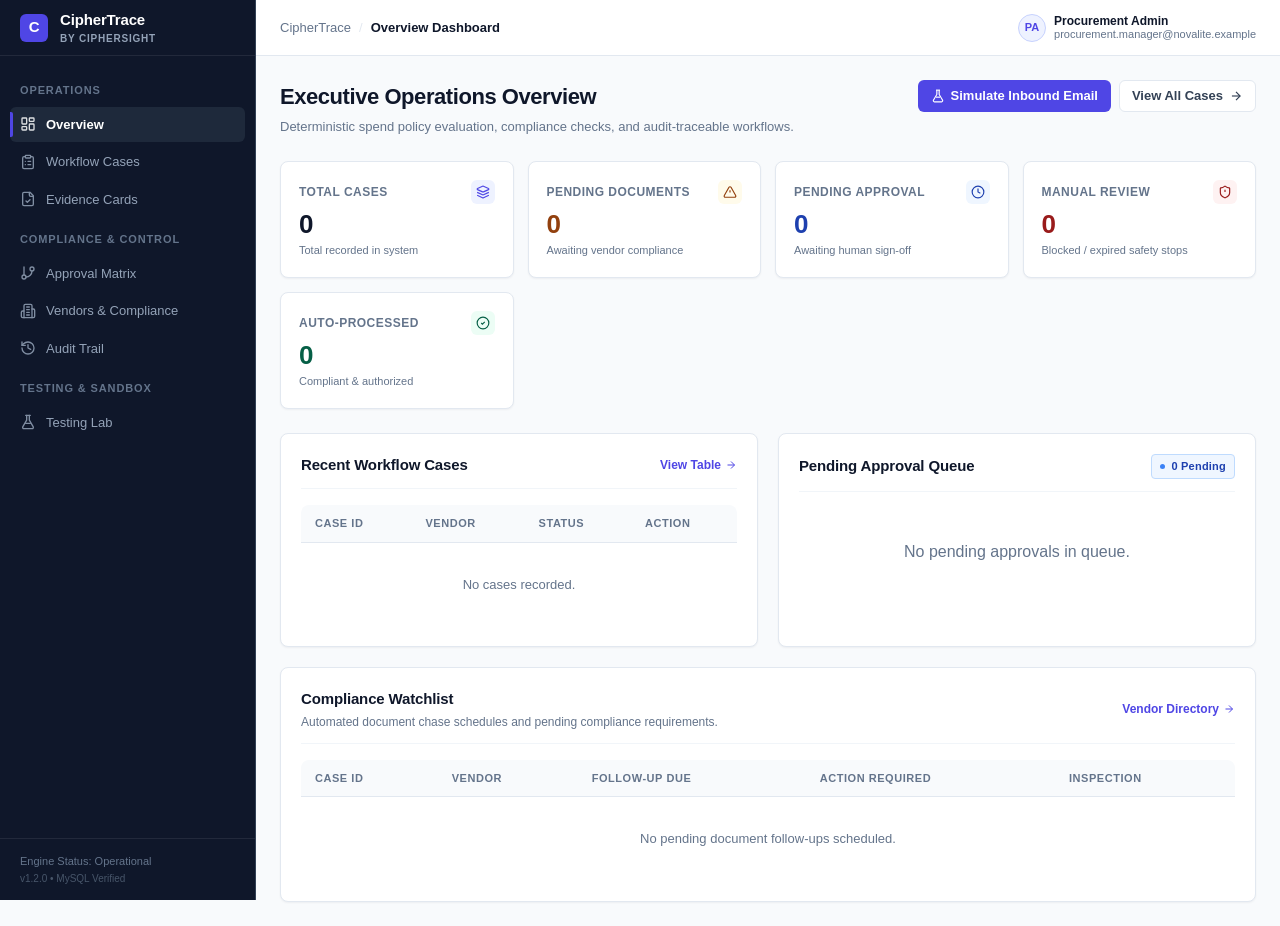
<file: index.html>
<!DOCTYPE html>
<html lang="en">
<head>
  <meta charset="UTF-8">
  <meta name="viewport" content="width=device-width, initial-scale=1.0">
  <title>CipherTrace - Overview Dashboard</title>
  <link rel="stylesheet" href="css/style.css">
</head>
<body>
  <div class="app-container">
    <!-- Enterprise Sidebar -->
    <aside class="app-sidebar" id="app-sidebar">
      <div class="sidebar-header">
        <div class="brand-wrapper">
          <div class="brand-logo-icon">C</div>
          <div class="brand-info">
            <span class="brand-title">CipherTrace</span>
            <span class="brand-subtitle">by CipherSight</span>
          </div>
        </div>
      </div>

      <nav class="sidebar-nav">
        <span class="nav-section-label">Operations</span>
        <a href="index.html" class="active" aria-current="page">
          <svg class="nav-svg" viewBox="0 0 24 24" fill="none" stroke="currentColor" stroke-width="2" stroke-linecap="round" stroke-linejoin="round"><rect width="7" height="9" x="3" y="3" rx="1"/><rect width="7" height="5" x="14" y="3" rx="1"/><rect width="7" height="9" x="14" y="12" rx="1"/><rect width="7" height="5" x="3" y="16" rx="1"/></svg>
          <span>Overview</span>
        </a>
        <a href="cases.html">
          <svg class="nav-svg" viewBox="0 0 24 24" fill="none" stroke="currentColor" stroke-width="2" stroke-linecap="round" stroke-linejoin="round"><rect width="8" height="4" x="8" y="2" rx="1" ry="1"/><path d="M16 4h2a2 2 0 0 1 2 2v14a2 2 0 0 1-2 2H6a2 2 0 0 1-2-2V6a2 2 0 0 1 2-2h2"/><path d="M12 11h4"/><path d="M12 16h4"/><path d="M8 11h.01"/><path d="M8 16h.01"/></svg>
          <span>Workflow Cases</span>
        </a>
        <a href="evidence.html">
          <svg class="nav-svg" viewBox="0 0 24 24" fill="none" stroke="currentColor" stroke-width="2" stroke-linecap="round" stroke-linejoin="round"><path d="M15 2H6a2 2 0 0 0-2 2v16a2 2 0 0 0 2 2h12a2 2 0 0 0 2-2V7Z"/><path d="M14 2v4a2 2 0 0 0 2 2h4"/><path d="m9 15 2 2 4-4"/></svg>
          <span>Evidence Cards</span>
        </a>

        <span class="nav-section-label">Compliance & Control</span>
        <a href="settings.html">
          <svg class="nav-svg" viewBox="0 0 24 24" fill="none" stroke="currentColor" stroke-width="2" stroke-linecap="round" stroke-linejoin="round"><line x1="6" x2="6" y1="3" y2="15"/><circle cx="18" cy="6" r="3"/><circle cx="6" cy="18" r="3"/><path d="M18 9a9 9 0 0 1-9 9"/></svg>
          <span>Approval Matrix</span>
        </a>
        <a href="vendors.html">
          <svg class="nav-svg" viewBox="0 0 24 24" fill="none" stroke="currentColor" stroke-width="2" stroke-linecap="round" stroke-linejoin="round"><path d="M6 22V4a2 2 0 0 1 2-2h8a2 2 0 0 1 2 2v18Z"/><path d="M6 12H4a2 2 0 0 0-2 2v6a2 2 0 0 0 2 2h2"/><path d="M18 9h2a2 2 0 0 1 2 2v9a2 2 0 0 1-2 2h-2"/><path d="M10 6h4"/><path d="M10 10h4"/><path d="M10 14h4"/><path d="M10 18h4"/></svg>
          <span>Vendors & Compliance</span>
        </a>
        <a href="audit.html">
          <svg class="nav-svg" viewBox="0 0 24 24" fill="none" stroke="currentColor" stroke-width="2" stroke-linecap="round" stroke-linejoin="round"><path d="M3 12a9 9 0 1 0 9-9 9.75 9.75 0 0 0-6.74 2.74L3 8"/><path d="M3 3v5h5"/><path d="M12 7v5l4 2"/></svg>
          <span>Audit Trail</span>
        </a>

        <span class="nav-section-label">Testing & Sandbox</span>
        <a href="test.html">
          <svg class="nav-svg" viewBox="0 0 24 24" fill="none" stroke="currentColor" stroke-width="2" stroke-linecap="round" stroke-linejoin="round"><path d="M10 2v7.31L4.1 19.34A2 2 0 0 0 5.76 22h12.48a2 2 0 0 0 1.66-2.66L14 9.31V2"/><line x1="8.5" x2="15.5" y1="2" y2="2"/><line x1="8.5" x2="15.5" y1="14" y2="14"/></svg>
          <span>Testing Lab</span>
        </a>
      </nav>

      <div class="sidebar-footer">
        <div>Engine Status: Operational</div>
        <div style="font-size: 0.625rem; color: #475569;">v1.2.0 • MySQL Verified</div>
      </div>
    </aside>

    <!-- Main Content Wrapper -->
    <div class="app-main-wrapper">
      <header class="app-topbar">
        <div class="topbar-left">
          <button class="mobile-menu-toggle" id="menu-toggle" aria-label="Toggle Navigation">
            <svg width="18" height="18" viewBox="0 0 24 24" fill="none" stroke="currentColor" stroke-width="2" stroke-linecap="round" stroke-linejoin="round"><line x1="4" x2="20" y1="12" y2="12"/><line x1="4" x2="20" y1="6" y2="6"/><line x1="4" x2="20" y1="18" y2="18"/></svg>
          </button>
          <div class="topbar-breadcrumbs">
            <span>CipherTrace</span>
            <span class="separator">/</span>
            <span class="current">Overview Dashboard</span>
          </div>
        </div>

        <div class="topbar-right">
          <div class="user-profile-badge">
            <div class="user-avatar">PA</div>
            <div class="user-details">
              <span class="user-name">Procurement Admin</span>
              <span class="user-role">procurement.manager@novalite.example</span>
            </div>
          </div>
        </div>
      </header>

      <main class="page-content">
        <div class="page-header" style="display: flex; justify-content: space-between; align-items: flex-start; flex-wrap: wrap; gap: 1rem;">
          <div>
            <h1 class="page-title">Executive Operations Overview</h1>
            <p class="page-subtitle">Deterministic spend policy evaluation, compliance checks, and audit-traceable workflows.</p>
          </div>
          <div style="display: flex; gap: 0.5rem;">
            <a href="test.html" class="btn btn-primary">
              <svg width="14" height="14" viewBox="0 0 24 24" fill="none" stroke="currentColor" stroke-width="2"><path d="M10 2v7.31L4.1 19.34A2 2 0 0 0 5.76 22h12.48a2 2 0 0 0 1.66-2.66L14 9.31V2"/><line x1="8.5" x2="15.5" y1="2" y2="2"/><line x1="8.5" x2="15.5" y1="14" y2="14"/></svg>
              <span>Simulate Inbound Email</span>
            </a>
            <a href="cases.html" class="btn btn-secondary">
              <span>View All Cases</span>
              <svg width="14" height="14" viewBox="0 0 24 24" fill="none" stroke="currentColor" stroke-width="2"><path d="M5 12h14"/><path d="m12 5 7 7-7 7"/></svg>
            </a>
          </div>
        </div>

        <!-- 5 Stat Cards (Linear Style, Lucide SVG) -->
        <div class="stat-cards-grid">
          <div class="stat-card variant-total">
            <div class="stat-card-header">
              <span class="stat-card-label">Total Cases</span>
              <span class="stat-card-badge">
                <svg viewBox="0 0 24 24" fill="none" stroke="currentColor" stroke-width="2"><path d="m12.83 2.18a2 2 0 0 0-1.66 0L2.6 6.08a1 1 0 0 0 0 1.83l8.58 3.9a2 2 0 0 0 1.66 0l8.58-3.9a1 1 0 0 0 0-1.83Z"/><path d="m22 17.65-9.17 4.16a2 2 0 0 1-1.66 0L2 17.65"/><path d="m22 12.65-9.17 4.16a2 2 0 0 1-1.66 0L2 12.65"/></svg>
              </span>
            </div>
            <div class="stat-card-value" id="stat-total">0</div>
            <div class="stat-card-subtext">Total recorded in system</div>
          </div>

          <div class="stat-card variant-warning">
            <div class="stat-card-header">
              <span class="stat-card-label">Pending Documents</span>
              <span class="stat-card-badge">
                <svg viewBox="0 0 24 24" fill="none" stroke="currentColor" stroke-width="2"><path d="m21.73 18-8-14a2 2 0 0 0-3.48 0l-8 14A2 2 0 0 0 4 21h16a2 2 0 0 0 1.73-3Z"/><line x1="12" x2="12" y1="9" y2="13"/><line x1="12" x2="12.01" y1="17" y2="17"/></svg>
              </span>
            </div>
            <div class="stat-card-value" id="stat-pending-docs" style="color: var(--warning-text);">0</div>
            <div class="stat-card-subtext">Awaiting vendor compliance</div>
          </div>

          <div class="stat-card variant-info">
            <div class="stat-card-header">
              <span class="stat-card-label">Pending Approval</span>
              <span class="stat-card-badge">
                <svg viewBox="0 0 24 24" fill="none" stroke="currentColor" stroke-width="2"><circle cx="12" cy="12" r="10"/><polyline points="12 6 12 12 16 14"/></svg>
              </span>
            </div>
            <div class="stat-card-value" id="stat-pending-approval" style="color: var(--info-text);">0</div>
            <div class="stat-card-subtext">Awaiting human sign-off</div>
          </div>

          <div class="stat-card variant-danger">
            <div class="stat-card-header">
              <span class="stat-card-label">Manual Review</span>
              <span class="stat-card-badge">
                <svg viewBox="0 0 24 24" fill="none" stroke="currentColor" stroke-width="2"><path d="M20 13c0 5-3.5 7.5-7.66 8.95a1 1 0 0 1-.67-.01C7.5 20.5 4 18 4 13V6a1 1 0 0 1 1-1c2 0 4.5-1.2 6.24-2.72a1.17 1.17 0 0 1 1.52 0C14.51 3.81 17 5 19 5a1 1 0 0 1 1 1z"/><line x1="12" x2="12" y1="8" y2="12"/><line x1="12" x2="12.01" y1="16" y2="16"/></svg>
              </span>
            </div>
            <div class="stat-card-value" id="stat-manual-review" style="color: var(--danger-text);">0</div>
            <div class="stat-card-subtext">Blocked / expired safety stops</div>
          </div>

          <div class="stat-card variant-success">
            <div class="stat-card-header">
              <span class="stat-card-label">Auto-Processed</span>
              <span class="stat-card-badge">
                <svg viewBox="0 0 24 24" fill="none" stroke="currentColor" stroke-width="2"><circle cx="12" cy="12" r="10"/><path d="m9 12 2 2 4-4"/></svg>
              </span>
            </div>
            <div class="stat-card-value" id="stat-auto-processed" style="color: var(--success-text);">0</div>
            <div class="stat-card-subtext">Compliant & authorized</div>
          </div>
        </div>

        <!-- Operational Split View -->
        <div style="display: grid; grid-template-columns: repeat(auto-fit, minmax(420px, 1fr)); gap: 1.25rem;">
          <!-- Left: Recent Cases -->
          <div class="card" style="margin-bottom: 0;">
            <div class="card-header">
              <h2 class="card-title">Recent Workflow Cases</h2>
              <a href="cases.html" style="font-size: 0.75rem; color: var(--primary); font-weight: 600; text-decoration: none; display: flex; align-items: center; gap: 0.25rem;">
                <span>View Table</span>
                <svg width="12" height="12" viewBox="0 0 24 24" fill="none" stroke="currentColor" stroke-width="2"><path d="M5 12h14"/><path d="m12 5 7 7-7 7"/></svg>
              </a>
            </div>
            <div class="table-container" style="box-shadow: none; border: none; margin-bottom: 0;">
              <table>
                <thead>
                  <tr>
                    <th>Case ID</th>
                    <th>Vendor</th>
                    <th>Status</th>
                    <th>Action</th>
                  </tr>
                </thead>
                <tbody id="recent-cases-tbody">
                  <tr>
                    <td colspan="4" style="text-align: center; color: var(--text-muted); padding: 2rem;">Loading live cases...</td>
                  </tr>
                </tbody>
              </table>
            </div>
          </div>

          <!-- Right: Pending Approval Queue -->
          <div class="card" style="margin-bottom: 0;">
            <div class="card-header">
              <h2 class="card-title">Pending Approval Queue</h2>
              <span class="badge badge-blue" id="queue-count-badge">0 Pending</span>
            </div>
            <div id="pending-queue-container" style="display: flex; flex-direction: column; gap: 0.625rem;">
              <div style="text-align: center; color: var(--text-muted); padding: 2rem;">Loading approval queue...</div>
            </div>
          </div>
        </div>

        <!-- Compliance & Follow-Up Watchlist -->
        <div class="card" style="margin-top: 1.25rem; margin-bottom: 0;">
          <div class="card-header">
            <div>
              <h2 class="card-title">Compliance Watchlist</h2>
              <p style="font-size: 0.75rem; color: var(--text-muted); margin-top: 2px;">Automated document chase schedules and pending compliance requirements.</p>
            </div>
            <a href="vendors.html" style="font-size: 0.75rem; color: var(--primary); font-weight: 600; text-decoration: none; display: flex; align-items: center; gap: 0.25rem;">
              <span>Vendor Directory</span>
              <svg width="12" height="12" viewBox="0 0 24 24" fill="none" stroke="currentColor" stroke-width="2"><path d="M5 12h14"/><path d="m12 5 7 7-7 7"/></svg>
            </a>
          </div>
          <div class="table-container" style="box-shadow: none; border: none; margin-bottom: 0;">
            <table>
              <thead>
                <tr>
                  <th>Case ID</th>
                  <th>Vendor</th>
                  <th>Follow-up Due</th>
                  <th>Action Required</th>
                  <th>Inspection</th>
                </tr>
              </thead>
              <tbody id="followup-tbody">
                <tr>
                  <td colspan="5" style="text-align: center; color: var(--text-muted); padding: 2rem;">Loading compliance watchlist...</td>
                </tr>
              </tbody>
            </table>
          </div>
        </div>
      </main>
    </div>
  </div>

  <div id="toast-container" class="toast-container"></div>

  <script src="js/app.js"></script>
  <script src="js/pages/overview.js"></script>
</body>
</html>
</file>
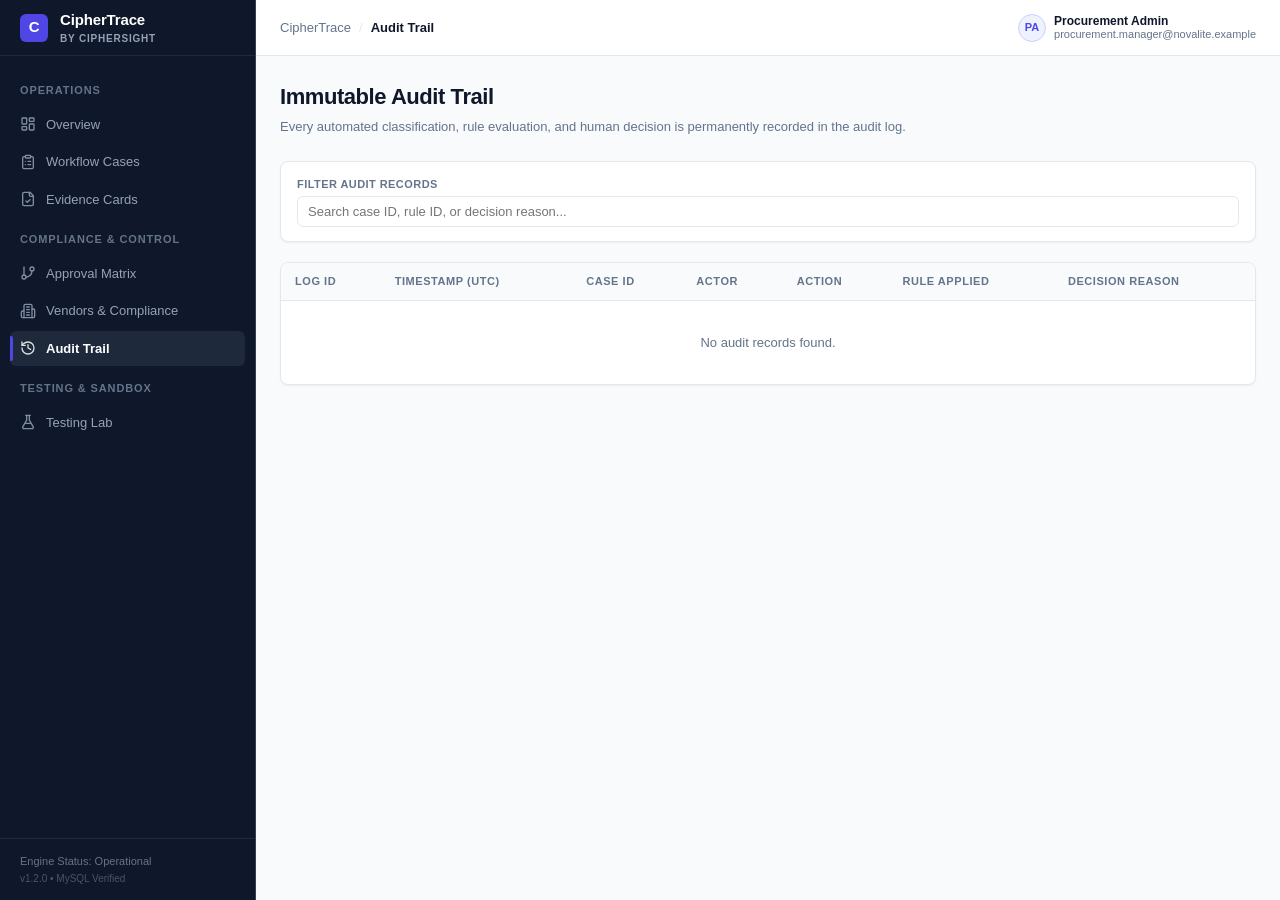
<file: audit.html>
<!DOCTYPE html>
<html lang="en">
<head>
  <meta charset="UTF-8">
  <meta name="viewport" content="width=device-width, initial-scale=1.0">
  <title>CipherTrace - Audit Trail</title>
  <link rel="stylesheet" href="css/style.css">
</head>
<body>
  <div class="app-container">
    <aside class="app-sidebar" id="app-sidebar">
      <div class="sidebar-header">
        <div class="brand-wrapper">
          <div class="brand-logo-icon">C</div>
          <div class="brand-info">
            <span class="brand-title">CipherTrace</span>
            <span class="brand-subtitle">by CipherSight</span>
          </div>
        </div>
      </div>

      <nav class="sidebar-nav">
        <span class="nav-section-label">Operations</span>
        <a href="index.html">
          <svg class="nav-svg" viewBox="0 0 24 24" fill="none" stroke="currentColor" stroke-width="2" stroke-linecap="round" stroke-linejoin="round"><rect width="7" height="9" x="3" y="3" rx="1"/><rect width="7" height="5" x="14" y="3" rx="1"/><rect width="7" height="9" x="14" y="12" rx="1"/><rect width="7" height="5" x="3" y="16" rx="1"/></svg>
          <span>Overview</span>
        </a>
        <a href="cases.html">
          <svg class="nav-svg" viewBox="0 0 24 24" fill="none" stroke="currentColor" stroke-width="2" stroke-linecap="round" stroke-linejoin="round"><rect width="8" height="4" x="8" y="2" rx="1" ry="1"/><path d="M16 4h2a2 2 0 0 1 2 2v14a2 2 0 0 1-2 2H6a2 2 0 0 1-2-2V6a2 2 0 0 1 2-2h2"/><path d="M12 11h4"/><path d="M12 16h4"/><path d="M8 11h.01"/><path d="M8 16h.01"/></svg>
          <span>Workflow Cases</span>
        </a>
        <a href="evidence.html">
          <svg class="nav-svg" viewBox="0 0 24 24" fill="none" stroke="currentColor" stroke-width="2" stroke-linecap="round" stroke-linejoin="round"><path d="M15 2H6a2 2 0 0 0-2 2v16a2 2 0 0 0 2 2h12a2 2 0 0 0 2-2V7Z"/><path d="M14 2v4a2 2 0 0 0 2 2h4"/><path d="m9 15 2 2 4-4"/></svg>
          <span>Evidence Cards</span>
        </a>

        <span class="nav-section-label">Compliance & Control</span>
        <a href="settings.html">
          <svg class="nav-svg" viewBox="0 0 24 24" fill="none" stroke="currentColor" stroke-width="2" stroke-linecap="round" stroke-linejoin="round"><line x1="6" x2="6" y1="3" y2="15"/><circle cx="18" cy="6" r="3"/><circle cx="6" cy="18" r="3"/><path d="M18 9a9 9 0 0 1-9 9"/></svg>
          <span>Approval Matrix</span>
        </a>
        <a href="vendors.html">
          <svg class="nav-svg" viewBox="0 0 24 24" fill="none" stroke="currentColor" stroke-width="2" stroke-linecap="round" stroke-linejoin="round"><path d="M6 22V4a2 2 0 0 1 2-2h8a2 2 0 0 1 2 2v18Z"/><path d="M6 12H4a2 2 0 0 0-2 2v6a2 2 0 0 0 2 2h2"/><path d="M18 9h2a2 2 0 0 1 2 2v9a2 2 0 0 1-2 2h-2"/><path d="M10 6h4"/><path d="M10 10h4"/><path d="M10 14h4"/><path d="M10 18h4"/></svg>
          <span>Vendors & Compliance</span>
        </a>
        <a href="audit.html" class="active" aria-current="page">
          <svg class="nav-svg" viewBox="0 0 24 24" fill="none" stroke="currentColor" stroke-width="2" stroke-linecap="round" stroke-linejoin="round"><path d="M3 12a9 9 0 1 0 9-9 9.75 9.75 0 0 0-6.74 2.74L3 8"/><path d="M3 3v5h5"/><path d="M12 7v5l4 2"/></svg>
          <span>Audit Trail</span>
        </a>

        <span class="nav-section-label">Testing & Sandbox</span>
        <a href="test.html">
          <svg class="nav-svg" viewBox="0 0 24 24" fill="none" stroke="currentColor" stroke-width="2" stroke-linecap="round" stroke-linejoin="round"><path d="M10 2v7.31L4.1 19.34A2 2 0 0 0 5.76 22h12.48a2 2 0 0 0 1.66-2.66L14 9.31V2"/><line x1="8.5" x2="15.5" y1="2" y2="2"/><line x1="8.5" x2="15.5" y1="14" y2="14"/></svg>
          <span>Testing Lab</span>
        </a>
      </nav>

      <div class="sidebar-footer">
        <div>Engine Status: Operational</div>
        <div style="font-size: 0.625rem; color: #475569;">v1.2.0 • MySQL Verified</div>
      </div>
    </aside>

    <div class="app-main-wrapper">
      <header class="app-topbar">
        <div class="topbar-left">
          <button class="mobile-menu-toggle" id="menu-toggle" aria-label="Toggle Navigation">
            <svg width="18" height="18" viewBox="0 0 24 24" fill="none" stroke="currentColor" stroke-width="2" stroke-linecap="round" stroke-linejoin="round"><line x1="4" x2="20" y1="12" y2="12"/><line x1="4" x2="20" y1="6" y2="6"/><line x1="4" x2="20" y1="18" y2="18"/></svg>
          </button>
          <div class="topbar-breadcrumbs">
            <a href="index.html">CipherTrace</a>
            <span class="separator">/</span>
            <span class="current">Audit Trail</span>
          </div>
        </div>

        <div class="topbar-right">
          <div class="user-profile-badge">
            <div class="user-avatar">PA</div>
            <div class="user-details">
              <span class="user-name">Procurement Admin</span>
              <span class="user-role">procurement.manager@novalite.example</span>
            </div>
          </div>
        </div>
      </header>

      <main class="page-content">
        <div class="page-header">
          <h1 class="page-title">Immutable Audit Trail</h1>
          <p class="page-subtitle">Every automated classification, rule evaluation, and human decision is permanently recorded in the audit log.</p>
        </div>

        <div class="filters-bar">
          <div class="form-group search-group">
            <label for="audit-search">Filter Audit Records</label>
            <input type="text" id="audit-search" class="form-control" placeholder="Search case ID, rule ID, or decision reason...">
          </div>
        </div>

        <div class="table-container">
          <table>
            <thead>
              <tr>
                <th>Log ID</th>
                <th>Timestamp (UTC)</th>
                <th>Case ID</th>
                <th>Actor</th>
                <th>Action</th>
                <th>Rule Applied</th>
                <th>Decision Reason</th>
              </tr>
            </thead>
            <tbody id="audit-tbody">
              <tr>
                <td colspan="7" style="text-align: center; color: var(--text-muted); padding: 2rem;">Loading audit records...</td>
              </tr>
            </tbody>
          </table>
        </div>
      </main>
    </div>
  </div>

  <div id="toast-container" class="toast-container"></div>

  <script src="js/app.js"></script>
  <script>
    let searchTimeout = null;

    document.addEventListener('DOMContentLoaded', () => {
      const menuToggle = document.getElementById('menu-toggle');
      const sidebar = document.getElementById('app-sidebar');
      if (menuToggle && sidebar) {
        menuToggle.addEventListener('click', () => sidebar.classList.toggle('open'));
      }

      loadAudit();

      document.getElementById('audit-search').addEventListener('input', (e) => {
        clearTimeout(searchTimeout);
        searchTimeout = setTimeout(() => {
          loadAudit(e.target.value);
        }, 300);
      });
    });

    async function loadAudit(query = '') {
      try {
        const url = `api/audit.php?search=${encodeURIComponent(query)}`;
        const data = await apiFetch(url);
        const tbody = document.getElementById('audit-tbody');
        tbody.innerHTML = '';

        if (!data.rows || data.rows.length === 0) {
          tbody.innerHTML = '<tr><td colspan="7" style="text-align:center; padding:2rem; color:var(--text-muted);">No audit records found.</td></tr>';
          return;
        }

        data.rows.forEach(r => {
          const tr = document.createElement('tr');

          const tdId = document.createElement('td');
          tdId.style.fontFamily = 'monospace';
          tdId.style.fontSize = '0.75rem';
          tdId.textContent = `#${r.log_id}`;

          const tdTime = document.createElement('td');
          tdTime.style.fontSize = '0.75rem';
          tdTime.style.color = 'var(--text-muted)';
          tdTime.textContent = formatDateTime(r.created_at);

          const tdCase = document.createElement('td');
          tdCase.className = 'case-id-cell';
          const link = document.createElement('a');
          link.href = `evidence.html?id=${encodeURIComponent(r.case_id)}`;
          link.style.color = 'inherit';
          link.style.textDecoration = 'none';
          link.textContent = r.case_id;
          tdCase.appendChild(link);

          const tdActor = document.createElement('td');
          const isHuman = r.actor && r.actor.includes('@');
          tdActor.innerHTML = isHuman 
            ? `<span class="badge badge-info">${r.actor}</span>` 
            : `<span class="badge badge-neutral">${r.actor}</span>`;

          const tdAction = document.createElement('td');
          tdAction.style.fontWeight = '600';
          tdAction.textContent = r.action;

          const tdRule = document.createElement('td');
          tdRule.innerHTML = `<span class="rule-tag">${r.rule_id}</span>`;

          const tdReason = document.createElement('td');
          tdReason.style.fontSize = '0.75rem';
          tdReason.textContent = r.decision_reason;

          tr.append(tdId, tdTime, tdCase, tdActor, tdAction, tdRule, tdReason);
          tbody.appendChild(tr);
        });
      } catch (err) {
        console.error('Audit trail error:', err);
        showToast('Failed to load audit trail', 'error');
      }
    }
  </script>
</body>
</html>
</file>
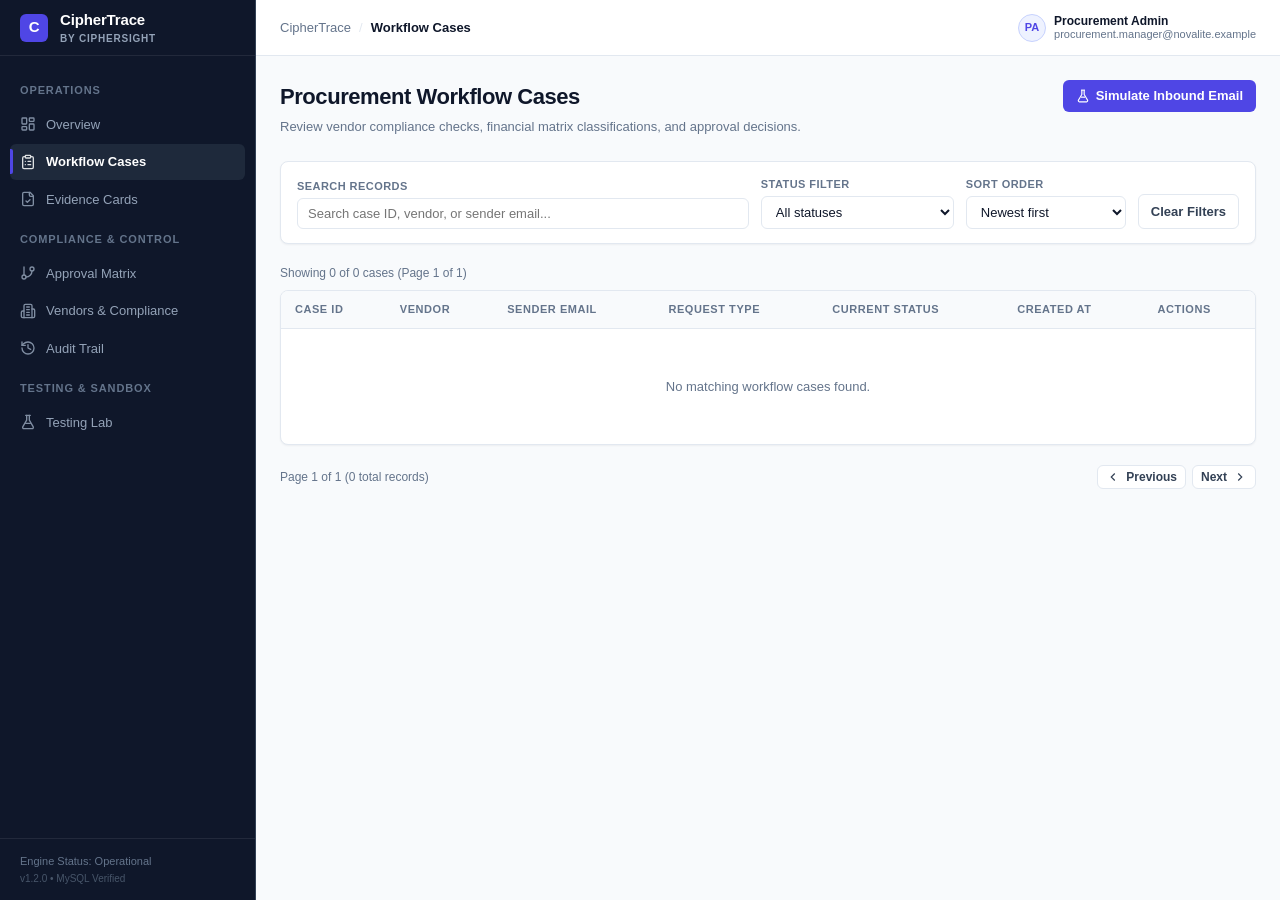
<file: cases.html>
<!DOCTYPE html>
<html lang="en">
<head>
  <meta charset="UTF-8">
  <meta name="viewport" content="width=device-width, initial-scale=1.0">
  <title>CipherTrace - Workflow Cases</title>
  <link rel="stylesheet" href="css/style.css">
</head>
<body>
  <div class="app-container">
    <aside class="app-sidebar" id="app-sidebar">
      <div class="sidebar-header">
        <div class="brand-wrapper">
          <div class="brand-logo-icon">C</div>
          <div class="brand-info">
            <span class="brand-title">CipherTrace</span>
            <span class="brand-subtitle">by CipherSight</span>
          </div>
        </div>
      </div>

      <nav class="sidebar-nav">
        <span class="nav-section-label">Operations</span>
        <a href="index.html">
          <svg class="nav-svg" viewBox="0 0 24 24" fill="none" stroke="currentColor" stroke-width="2" stroke-linecap="round" stroke-linejoin="round"><rect width="7" height="9" x="3" y="3" rx="1"/><rect width="7" height="5" x="14" y="3" rx="1"/><rect width="7" height="9" x="14" y="12" rx="1"/><rect width="7" height="5" x="3" y="16" rx="1"/></svg>
          <span>Overview</span>
        </a>
        <a href="cases.html" class="active" aria-current="page">
          <svg class="nav-svg" viewBox="0 0 24 24" fill="none" stroke="currentColor" stroke-width="2" stroke-linecap="round" stroke-linejoin="round"><rect width="8" height="4" x="8" y="2" rx="1" ry="1"/><path d="M16 4h2a2 2 0 0 1 2 2v14a2 2 0 0 1-2 2H6a2 2 0 0 1-2-2V6a2 2 0 0 1 2-2h2"/><path d="M12 11h4"/><path d="M12 16h4"/><path d="M8 11h.01"/><path d="M8 16h.01"/></svg>
          <span>Workflow Cases</span>
        </a>
        <a href="evidence.html">
          <svg class="nav-svg" viewBox="0 0 24 24" fill="none" stroke="currentColor" stroke-width="2" stroke-linecap="round" stroke-linejoin="round"><path d="M15 2H6a2 2 0 0 0-2 2v16a2 2 0 0 0 2 2h12a2 2 0 0 0 2-2V7Z"/><path d="M14 2v4a2 2 0 0 0 2 2h4"/><path d="m9 15 2 2 4-4"/></svg>
          <span>Evidence Cards</span>
        </a>

        <span class="nav-section-label">Compliance & Control</span>
        <a href="settings.html">
          <svg class="nav-svg" viewBox="0 0 24 24" fill="none" stroke="currentColor" stroke-width="2" stroke-linecap="round" stroke-linejoin="round"><line x1="6" x2="6" y1="3" y2="15"/><circle cx="18" cy="6" r="3"/><circle cx="6" cy="18" r="3"/><path d="M18 9a9 9 0 0 1-9 9"/></svg>
          <span>Approval Matrix</span>
        </a>
        <a href="vendors.html">
          <svg class="nav-svg" viewBox="0 0 24 24" fill="none" stroke="currentColor" stroke-width="2" stroke-linecap="round" stroke-linejoin="round"><path d="M6 22V4a2 2 0 0 1 2-2h8a2 2 0 0 1 2 2v18Z"/><path d="M6 12H4a2 2 0 0 0-2 2v6a2 2 0 0 0 2 2h2"/><path d="M18 9h2a2 2 0 0 1 2 2v9a2 2 0 0 1-2 2h-2"/><path d="M10 6h4"/><path d="M10 10h4"/><path d="M10 14h4"/><path d="M10 18h4"/></svg>
          <span>Vendors & Compliance</span>
        </a>
        <a href="audit.html">
          <svg class="nav-svg" viewBox="0 0 24 24" fill="none" stroke="currentColor" stroke-width="2" stroke-linecap="round" stroke-linejoin="round"><path d="M3 12a9 9 0 1 0 9-9 9.75 9.75 0 0 0-6.74 2.74L3 8"/><path d="M3 3v5h5"/><path d="M12 7v5l4 2"/></svg>
          <span>Audit Trail</span>
        </a>

        <span class="nav-section-label">Testing & Sandbox</span>
        <a href="test.html">
          <svg class="nav-svg" viewBox="0 0 24 24" fill="none" stroke="currentColor" stroke-width="2" stroke-linecap="round" stroke-linejoin="round"><path d="M10 2v7.31L4.1 19.34A2 2 0 0 0 5.76 22h12.48a2 2 0 0 0 1.66-2.66L14 9.31V2"/><line x1="8.5" x2="15.5" y1="2" y2="2"/><line x1="8.5" x2="15.5" y1="14" y2="14"/></svg>
          <span>Testing Lab</span>
        </a>
      </nav>

      <div class="sidebar-footer">
        <div>Engine Status: Operational</div>
        <div style="font-size: 0.625rem; color: #475569;">v1.2.0 • MySQL Verified</div>
      </div>
    </aside>

    <div class="app-main-wrapper">
      <header class="app-topbar">
        <div class="topbar-left">
          <button class="mobile-menu-toggle" id="menu-toggle" aria-label="Toggle Navigation">
            <svg width="18" height="18" viewBox="0 0 24 24" fill="none" stroke="currentColor" stroke-width="2" stroke-linecap="round" stroke-linejoin="round"><line x1="4" x2="20" y1="12" y2="12"/><line x1="4" x2="20" y1="6" y2="6"/><line x1="4" x2="20" y1="18" y2="18"/></svg>
          </button>
          <div class="topbar-breadcrumbs">
            <a href="index.html">CipherTrace</a>
            <span class="separator">/</span>
            <span class="current">Workflow Cases</span>
          </div>
        </div>

        <div class="topbar-right">
          <div class="user-profile-badge">
            <div class="user-avatar">PA</div>
            <div class="user-details">
              <span class="user-name">Procurement Admin</span>
              <span class="user-role">procurement.manager@novalite.example</span>
            </div>
          </div>
        </div>
      </header>

      <main class="page-content">
        <div class="page-header" style="display: flex; justify-content: space-between; align-items: flex-start; flex-wrap: wrap; gap: 1rem;">
          <div>
            <h1 class="page-title">Procurement Workflow Cases</h1>
            <p class="page-subtitle">Review vendor compliance checks, financial matrix classifications, and approval decisions.</p>
          </div>
          <a href="test.html" class="btn btn-primary">
            <svg width="14" height="14" viewBox="0 0 24 24" fill="none" stroke="currentColor" stroke-width="2"><path d="M10 2v7.31L4.1 19.34A2 2 0 0 0 5.76 22h12.48a2 2 0 0 0 1.66-2.66L14 9.31V2"/><line x1="8.5" x2="15.5" y1="2" y2="2"/><line x1="8.5" x2="15.5" y1="14" y2="14"/></svg>
            <span>Simulate Inbound Email</span>
          </a>
        </div>

        <!-- Filters Bar (Linear Style) -->
        <div class="filters-bar">
          <div class="form-group search-group">
            <label for="search-input">Search Records</label>
            <input type="text" id="search-input" class="form-control" placeholder="Search case ID, vendor, or sender email...">
          </div>

          <div class="form-group">
            <label for="status-filter">Status Filter</label>
            <select id="status-filter" class="form-control">
              <option value="">All statuses</option>
              <option value="Approved/Auto-processed">Approved/Auto-processed</option>
              <option value="Pending Documents">Pending Documents</option>
              <option value="Pending Approval">Pending Approval</option>
              <option value="Manual Review">Manual Review</option>
              <option value="Rejected">Rejected</option>
            </select>
          </div>

          <div class="form-group">
            <label for="sort-select">Sort Order</label>
            <select id="sort-select" class="form-control">
              <option value="desc">Newest first</option>
              <option value="asc">Oldest first</option>
            </select>
          </div>

          <button id="clear-filters-btn" class="btn btn-secondary" style="height: 35px;">Clear Filters</button>
        </div>

        <!-- Results Counter -->
        <div id="results-summary" style="font-size: 0.75rem; color: var(--text-muted); margin-bottom: 0.5rem;">
          Loading cases...
        </div>

        <!-- Table Container -->
        <div class="table-container">
          <table aria-label="Workflow Cases Table">
            <thead>
              <tr>
                <th>Case ID</th>
                <th>Vendor</th>
                <th>Sender Email</th>
                <th>Request Type</th>
                <th>Current Status</th>
                <th>Created At</th>
                <th>Actions</th>
              </tr>
            </thead>
            <tbody id="cases-tbody">
              <!-- Dynamically populated -->
            </tbody>
          </table>
        </div>

        <!-- Pagination Controls -->
        <div id="pagination-container" style="display: flex; align-items: center; justify-content: space-between; flex-wrap: wrap; gap: 1rem;">
          <div id="pagination-info" style="font-size: 0.75rem; color: var(--text-muted);">
            Page 1 of 1
          </div>
          <div style="display: flex; gap: 0.375rem;">
            <button id="prev-page-btn" class="btn btn-secondary btn-sm" disabled>
              <svg width="12" height="12" viewBox="0 0 24 24" fill="none" stroke="currentColor" stroke-width="2"><path d="m15 18-6-6 6-6"/></svg>
              <span>Previous</span>
            </button>
            <button id="next-page-btn" class="btn btn-secondary btn-sm" disabled>
              <span>Next</span>
              <svg width="12" height="12" viewBox="0 0 24 24" fill="none" stroke="currentColor" stroke-width="2"><path d="m9 18 6-6-6-6"/></svg>
            </button>
          </div>
        </div>
      </main>
    </div>
  </div>

  <div id="toast-container" class="toast-container"></div>

  <script src="js/app.js"></script>
  <script src="js/pages/cases.js"></script>
</body>
</html>
</file>
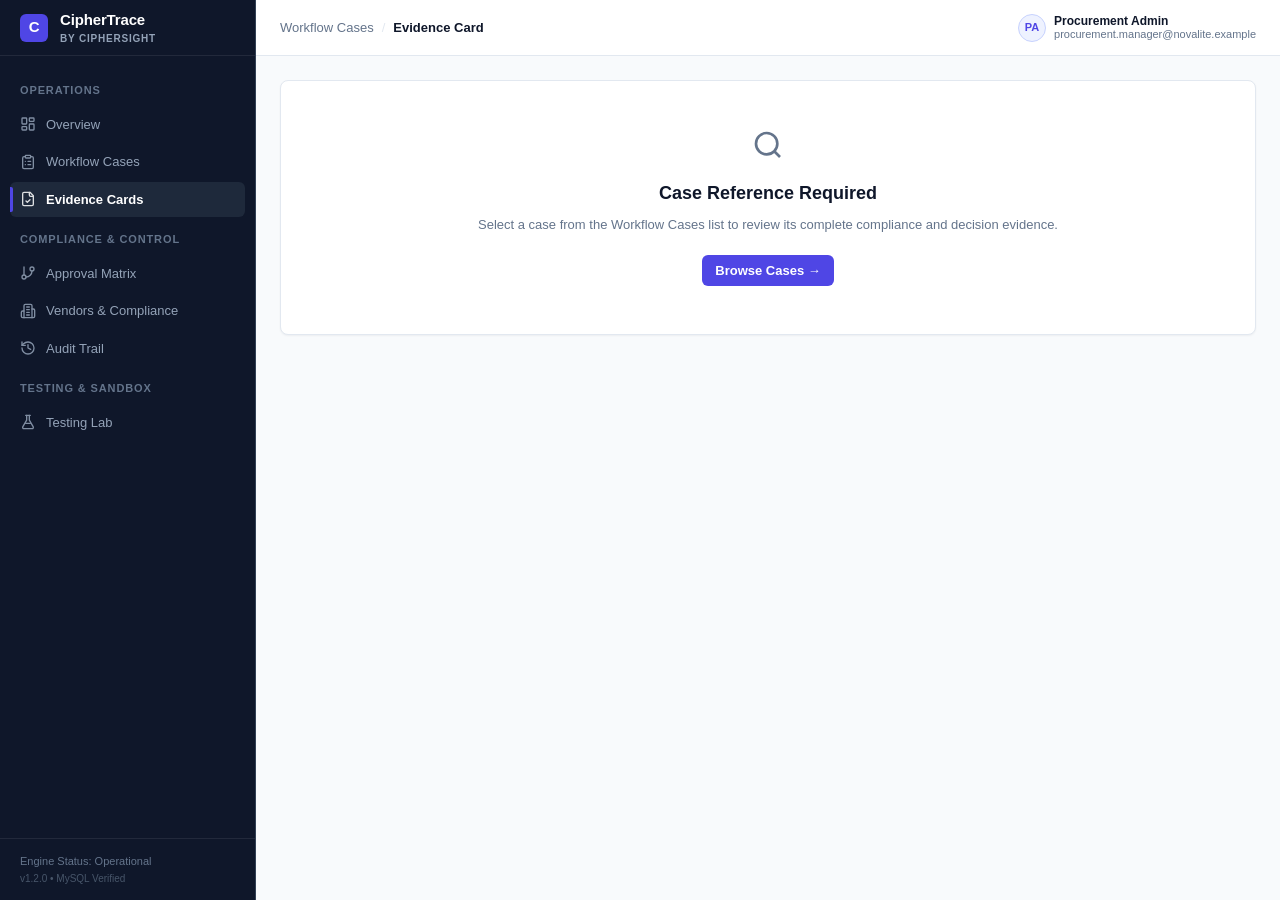
<file: evidence.html>
<!DOCTYPE html>
<html lang="en">
<head>
  <meta charset="UTF-8">
  <meta name="viewport" content="width=device-width, initial-scale=1.0">
  <title>CipherTrace - Evidence Card</title>
  <link rel="stylesheet" href="css/style.css">
</head>
<body>
  <div class="app-container">
    <aside class="app-sidebar" id="app-sidebar">
      <div class="sidebar-header">
        <div class="brand-wrapper">
          <div class="brand-logo-icon">C</div>
          <div class="brand-info">
            <span class="brand-title">CipherTrace</span>
            <span class="brand-subtitle">by CipherSight</span>
          </div>
        </div>
      </div>

      <nav class="sidebar-nav">
        <span class="nav-section-label">Operations</span>
        <a href="index.html">
          <svg class="nav-svg" viewBox="0 0 24 24" fill="none" stroke="currentColor" stroke-width="2" stroke-linecap="round" stroke-linejoin="round"><rect width="7" height="9" x="3" y="3" rx="1"/><rect width="7" height="5" x="14" y="3" rx="1"/><rect width="7" height="9" x="14" y="12" rx="1"/><rect width="7" height="5" x="3" y="16" rx="1"/></svg>
          <span>Overview</span>
        </a>
        <a href="cases.html">
          <svg class="nav-svg" viewBox="0 0 24 24" fill="none" stroke="currentColor" stroke-width="2" stroke-linecap="round" stroke-linejoin="round"><rect width="8" height="4" x="8" y="2" rx="1" ry="1"/><path d="M16 4h2a2 2 0 0 1 2 2v14a2 2 0 0 1-2 2H6a2 2 0 0 1-2-2V6a2 2 0 0 1 2-2h2"/><path d="M12 11h4"/><path d="M12 16h4"/><path d="M8 11h.01"/><path d="M8 16h.01"/></svg>
          <span>Workflow Cases</span>
        </a>
        <a href="evidence.html" class="active" aria-current="page">
          <svg class="nav-svg" viewBox="0 0 24 24" fill="none" stroke="currentColor" stroke-width="2" stroke-linecap="round" stroke-linejoin="round"><path d="M15 2H6a2 2 0 0 0-2 2v16a2 2 0 0 0 2 2h12a2 2 0 0 0 2-2V7Z"/><path d="M14 2v4a2 2 0 0 0 2 2h4"/><path d="m9 15 2 2 4-4"/></svg>
          <span>Evidence Cards</span>
        </a>

        <span class="nav-section-label">Compliance & Control</span>
        <a href="settings.html">
          <svg class="nav-svg" viewBox="0 0 24 24" fill="none" stroke="currentColor" stroke-width="2" stroke-linecap="round" stroke-linejoin="round"><line x1="6" x2="6" y1="3" y2="15"/><circle cx="18" cy="6" r="3"/><circle cx="6" cy="18" r="3"/><path d="M18 9a9 9 0 0 1-9 9"/></svg>
          <span>Approval Matrix</span>
        </a>
        <a href="vendors.html">
          <svg class="nav-svg" viewBox="0 0 24 24" fill="none" stroke="currentColor" stroke-width="2" stroke-linecap="round" stroke-linejoin="round"><path d="M6 22V4a2 2 0 0 1 2-2h8a2 2 0 0 1 2 2v18Z"/><path d="M6 12H4a2 2 0 0 0-2 2v6a2 2 0 0 0 2 2h2"/><path d="M18 9h2a2 2 0 0 1 2 2v9a2 2 0 0 1-2 2h-2"/><path d="M10 6h4"/><path d="M10 10h4"/><path d="M10 14h4"/><path d="M10 18h4"/></svg>
          <span>Vendors & Compliance</span>
        </a>
        <a href="audit.html">
          <svg class="nav-svg" viewBox="0 0 24 24" fill="none" stroke="currentColor" stroke-width="2" stroke-linecap="round" stroke-linejoin="round"><path d="M3 12a9 9 0 1 0 9-9 9.75 9.75 0 0 0-6.74 2.74L3 8"/><path d="M3 3v5h5"/><path d="M12 7v5l4 2"/></svg>
          <span>Audit Trail</span>
        </a>

        <span class="nav-section-label">Testing & Sandbox</span>
        <a href="test.html">
          <svg class="nav-svg" viewBox="0 0 24 24" fill="none" stroke="currentColor" stroke-width="2" stroke-linecap="round" stroke-linejoin="round"><path d="M10 2v7.31L4.1 19.34A2 2 0 0 0 5.76 22h12.48a2 2 0 0 0 1.66-2.66L14 9.31V2"/><line x1="8.5" x2="15.5" y1="2" y2="2"/><line x1="8.5" x2="15.5" y1="14" y2="14"/></svg>
          <span>Testing Lab</span>
        </a>
      </nav>

      <div class="sidebar-footer">
        <div>Engine Status: Operational</div>
        <div style="font-size: 0.625rem; color: #475569;">v1.2.0 • MySQL Verified</div>
      </div>
    </aside>

    <div class="app-main-wrapper">
      <header class="app-topbar">
        <div class="topbar-left">
          <button class="mobile-menu-toggle" id="menu-toggle" aria-label="Toggle Navigation">
            <svg width="18" height="18" viewBox="0 0 24 24" fill="none" stroke="currentColor" stroke-width="2" stroke-linecap="round" stroke-linejoin="round"><line x1="4" x2="20" y1="12" y2="12"/><line x1="4" x2="20" y1="6" y2="6"/><line x1="4" x2="20" y1="18" y2="18"/></svg>
          </button>
          <div class="topbar-breadcrumbs">
            <a href="cases.html">Workflow Cases</a>
            <span class="separator">/</span>
            <span class="current">Evidence Card</span>
          </div>
        </div>

        <div class="topbar-right">
          <div class="user-profile-badge">
            <div class="user-avatar">PA</div>
            <div class="user-details">
              <span class="user-name">Procurement Admin</span>
              <span class="user-role">procurement.manager@novalite.example</span>
            </div>
          </div>
        </div>
      </header>

      <main class="page-content">
        <!-- Missing ID State -->
        <div id="missing-id-state" class="card" style="text-align: center; padding: 3rem 1rem; display: none;">
          <div style="color: var(--text-muted); margin-bottom: 0.75rem;">
            <svg width="32" height="32" viewBox="0 0 24 24" fill="none" stroke="currentColor" stroke-width="2"><circle cx="11" cy="11" r="8"/><path d="m21 21-4.3-4.3"/></svg>
          </div>
          <h2 style="font-size: 1.125rem; font-weight: 700; margin-bottom: 0.5rem;">Case Reference Required</h2>
          <p style="color: var(--text-muted); font-size: 0.8125rem; margin-bottom: 1.25rem;">Select a case from the Workflow Cases list to review its complete compliance and decision evidence.</p>
          <a href="cases.html" class="btn btn-primary">Browse Cases →</a>
        </div>

        <!-- Loading State -->
        <div id="loading-state" class="card" style="text-align: center; padding: 3rem 1rem; display: none;">
          <div style="color: var(--primary); font-weight: 600; margin-bottom: 0.375rem;">Loading Evidence Card...</div>
          <p style="color: var(--text-muted); font-size: 0.75rem;">Verifying vendor compliance, approval policy, and audit trail.</p>
        </div>

        <!-- Error State -->
        <div id="error-state" class="card" style="text-align: center; padding: 3rem 1rem; display: none;">
          <div style="color: var(--danger-text); margin-bottom: 0.5rem;">
            <svg width="32" height="32" viewBox="0 0 24 24" fill="none" stroke="currentColor" stroke-width="2"><circle cx="12" cy="12" r="10"/><line x1="12" x2="12" y1="8" y2="12"/><line x1="12" x2="12.01" y1="16" y2="16"/></svg>
          </div>
          <p class="error-text" id="error-message" style="color: var(--danger-text); font-weight: 600; margin-bottom: 1rem;">
            Unable to load Evidence Card.
          </p>
          <button id="retry-btn" class="btn btn-secondary">Retry Loading</button>
        </div>

        <!-- Main Evidence Content -->
        <div id="evidence-content" style="display: none;">
          <!-- Evidence Hero Banner -->
          <div class="evidence-hero-banner">
            <div class="evidence-hero-top">
              <div>
                <span class="evidence-id-label">Compliance & Decision Record</span>
                <h1 class="evidence-hero-title" id="header-case-id">Case ID</h1>
                <p style="color: #cbd5e1; font-size: 0.8125rem;" id="header-subtitle">Vendor Name • Request Type</p>
              </div>
              <div id="header-badge-container"></div>
            </div>

            <div class="evidence-hero-meta">
              <div>
                <span style="font-size: 0.6875rem; text-transform: uppercase; color: #94a3b8; display: block;">Decision Engine</span>
                <span style="font-weight: 600;">CipherTrace Deterministic Engine</span>
              </div>
              <div>
                <span style="font-size: 0.6875rem; text-transform: uppercase; color: #94a3b8; display: block;">Audit Record</span>
                <span style="font-weight: 600;">Logged in MySQL audit_log</span>
              </div>
              <div>
                <span style="font-size: 0.6875rem; text-transform: uppercase; color: #94a3b8; display: block;">Audit Timestamp</span>
                <span style="font-weight: 600;" id="ec-audit-timestamp">—</span>
              </div>
            </div>
          </div>

          <!-- Approval Action Container (Rendered when Pending Approval) -->
          <div id="approval-action-container"></div>

          <!-- Decision Matrix Grid -->
          <div class="card">
            <div class="card-header">
              <h2 class="card-title">Decision Rationale & Next Steps</h2>
            </div>
            <div class="evidence-section-grid">
              <div class="evidence-block">
                <div class="evidence-block-label">1. Primary Outcome</div>
                <div id="ec-decision" class="evidence-block-value" style="font-weight: 700; color: var(--primary);">—</div>
              </div>

              <div class="evidence-block">
                <div class="evidence-block-label">2. Triggered Policy Rule</div>
                <div class="evidence-block-value">
                  <span id="ec-rule" class="rule-tag">—</span>
                </div>
              </div>

              <div class="evidence-block">
                <div class="evidence-block-label">3. Next Action Required</div>
                <div id="ec-next-action" class="evidence-block-value">—</div>
              </div>

              <div class="evidence-block">
                <div class="evidence-block-label">4. Human Authorization Needed?</div>
                <div id="ec-human-needed" class="evidence-block-value" style="font-weight: 600;">—</div>
              </div>
            </div>

            <div style="margin-top: 1rem; border-top: 1px solid var(--border-light); padding-top: 1rem;">
              <div class="evidence-block-label">5. Detailed Explanation ("Why")</div>
              <ul id="ec-why" style="margin-left: 1.25rem; font-size: 0.8125rem; color: var(--text-body); display: flex; flex-direction: column; gap: 0.25rem;">
                <li>No detailed reasoning provided.</li>
              </ul>
            </div>
          </div>

          <!-- Two-column info grid -->
          <div style="display: grid; grid-template-columns: repeat(auto-fit, minmax(400px, 1fr)); gap: 1.25rem; margin-bottom: 1.25rem;">
            <!-- Vendor Summary -->
            <div class="card" style="margin-bottom: 0;">
              <div class="card-header">
                <h2 class="card-title">Vendor Summary</h2>
              </div>
              <div style="display: flex; flex-direction: column; gap: 0.625rem; font-size: 0.8125rem;">
                <div style="display: flex; justify-content: space-between; border-bottom: 1px solid var(--border-light); padding-bottom: 0.375rem;">
                  <span style="color: var(--text-muted);">Vendor Name</span>
                  <span id="vendor-name" style="font-weight: 600;">—</span>
                </div>
                <div style="display: flex; justify-content: space-between; border-bottom: 1px solid var(--border-light); padding-bottom: 0.375rem;">
                  <span style="color: var(--text-muted);">GST Identification</span>
                  <span id="vendor-gst" style="font-family: monospace; font-weight: 600;">—</span>
                </div>
                <div style="display: flex; justify-content: space-between; border-bottom: 1px solid var(--border-light); padding-bottom: 0.375rem;">
                  <span style="color: var(--text-muted);">Vendor Email</span>
                  <span id="vendor-email">—</span>
                </div>
                <div style="display: flex; justify-content: space-between; border-bottom: 1px solid var(--border-light); padding-bottom: 0.375rem;">
                  <span style="color: var(--text-muted);">Vendor Status</span>
                  <span id="vendor-status" style="font-weight: 600;">—</span>
                </div>
                <div style="display: flex; justify-content: space-between;">
                  <span style="color: var(--text-muted);">Risk Level</span>
                  <span id="vendor-risk" style="font-weight: 600;">—</span>
                </div>
              </div>
            </div>

            <!-- Procurement Request Panel -->
            <div class="card" style="margin-bottom: 0;">
              <div class="card-header">
                <h2 class="card-title">Procurement Request</h2>
              </div>
              <div id="request-content">
                <!-- Injected by evidence.js -->
              </div>
            </div>
          </div>

          <!-- Document Checklist & Compliance -->
          <div class="card">
            <div class="card-header">
              <h2 class="card-title">Mandatory Compliance Document Checklist</h2>
            </div>
            <div id="documents-content" class="checklist-group">
              <!-- Checklist injected by evidence.js -->
            </div>
          </div>

          <!-- Immutable Audit Trail Timeline -->
          <div class="card">
            <div class="card-header">
              <h2 class="card-title">Immutable Audit Timeline</h2>
            </div>
            <div id="audit-timeline" class="timeline">
              <!-- Timeline steps injected by evidence.js -->
            </div>
          </div>
        </div>
      </main>
    </div>
  </div>

  <div id="toast-container" class="toast-container"></div>

  <script src="js/app.js"></script>
  <script src="js/pages/evidence.js"></script>
</body>
</html>
</file>
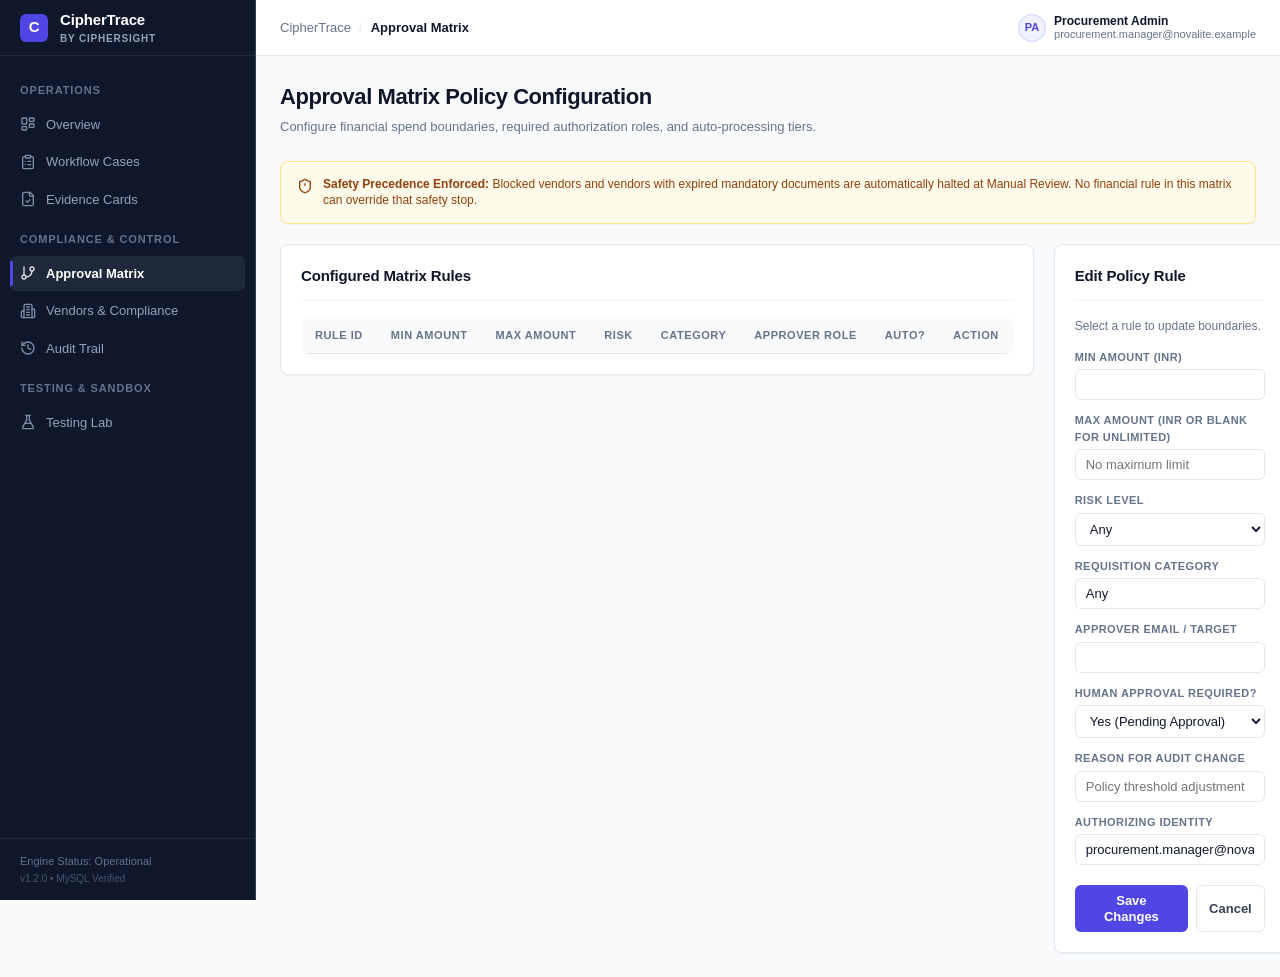
<file: settings.html>
<!DOCTYPE html>
<html lang="en">
<head>
  <meta charset="UTF-8">
  <meta name="viewport" content="width=device-width, initial-scale=1.0">
  <title>CipherTrace - Approval Matrix</title>
  <link rel="stylesheet" href="css/style.css">
</head>
<body>
  <div class="app-container">
    <aside class="app-sidebar" id="app-sidebar">
      <div class="sidebar-header">
        <div class="brand-wrapper">
          <div class="brand-logo-icon">C</div>
          <div class="brand-info">
            <span class="brand-title">CipherTrace</span>
            <span class="brand-subtitle">by CipherSight</span>
          </div>
        </div>
      </div>

      <nav class="sidebar-nav">
        <span class="nav-section-label">Operations</span>
        <a href="index.html">
          <svg class="nav-svg" viewBox="0 0 24 24" fill="none" stroke="currentColor" stroke-width="2" stroke-linecap="round" stroke-linejoin="round"><rect width="7" height="9" x="3" y="3" rx="1"/><rect width="7" height="5" x="14" y="3" rx="1"/><rect width="7" height="5" x="14" y="12" rx="1"/><rect width="7" height="5" x="3" y="16" rx="1"/></svg>
          <span>Overview</span>
        </a>
        <a href="cases.html">
          <svg class="nav-svg" viewBox="0 0 24 24" fill="none" stroke="currentColor" stroke-width="2" stroke-linecap="round" stroke-linejoin="round"><rect width="8" height="4" x="8" y="2" rx="1" ry="1"/><path d="M16 4h2a2 2 0 0 1 2 2v14a2 2 0 0 1-2 2H6a2 2 0 0 1-2-2V6a2 2 0 0 1 2-2h2"/><path d="M12 11h4"/><path d="M12 16h4"/><path d="M8 11h.01"/><path d="M8 16h.01"/></svg>
          <span>Workflow Cases</span>
        </a>
        <a href="evidence.html">
          <svg class="nav-svg" viewBox="0 0 24 24" fill="none" stroke="currentColor" stroke-width="2" stroke-linecap="round" stroke-linejoin="round"><path d="M15 2H6a2 2 0 0 0-2 2v16a2 2 0 0 0 2 2h12a2 2 0 0 0 2-2V7Z"/><path d="M14 2v4a2 2 0 0 0 2 2h4"/><path d="m9 15 2 2 4-4"/></svg>
          <span>Evidence Cards</span>
        </a>

        <span class="nav-section-label">Compliance & Control</span>
        <a href="settings.html" class="active" aria-current="page">
          <svg class="nav-svg" viewBox="0 0 24 24" fill="none" stroke="currentColor" stroke-width="2" stroke-linecap="round" stroke-linejoin="round"><line x1="6" x2="6" y1="3" y2="15"/><circle cx="18" cy="6" r="3"/><circle cx="6" cy="18" r="3"/><path d="M18 9a9 9 0 0 1-9 9"/></svg>
          <span>Approval Matrix</span>
        </a>
        <a href="vendors.html">
          <svg class="nav-svg" viewBox="0 0 24 24" fill="none" stroke="currentColor" stroke-width="2" stroke-linecap="round" stroke-linejoin="round"><path d="M6 22V4a2 2 0 0 1 2-2h8a2 2 0 0 1 2 2v18Z"/><path d="M6 12H4a2 2 0 0 0-2 2v6a2 2 0 0 0 2 2h2"/><path d="M18 9h2a2 2 0 0 1 2 2v9a2 2 0 0 1-2 2h-2"/><path d="M10 6h4"/><path d="M10 10h4"/><path d="M10 14h4"/><path d="M10 18h4"/></svg>
          <span>Vendors & Compliance</span>
        </a>
        <a href="audit.html">
          <svg class="nav-svg" viewBox="0 0 24 24" fill="none" stroke="currentColor" stroke-width="2" stroke-linecap="round" stroke-linejoin="round"><path d="M3 12a9 9 0 1 0 9-9 9.75 9.75 0 0 0-6.74 2.74L3 8"/><path d="M3 3v5h5"/><path d="M12 7v5l4 2"/></svg>
          <span>Audit Trail</span>
        </a>

        <span class="nav-section-label">Testing & Sandbox</span>
        <a href="test.html">
          <svg class="nav-svg" viewBox="0 0 24 24" fill="none" stroke="currentColor" stroke-width="2" stroke-linecap="round" stroke-linejoin="round"><path d="M10 2v7.31L4.1 19.34A2 2 0 0 0 5.76 22h12.48a2 2 0 0 0 1.66-2.66L14 9.31V2"/><line x1="8.5" x2="15.5" y1="2" y2="2"/><line x1="8.5" x2="15.5" y1="14" y2="14"/></svg>
          <span>Testing Lab</span>
        </a>
      </nav>

      <div class="sidebar-footer">
        <div>Engine Status: Operational</div>
        <div style="font-size: 0.625rem; color: #475569;">v1.2.0 • MySQL Verified</div>
      </div>
    </aside>

    <div class="app-main-wrapper">
      <header class="app-topbar">
        <div class="topbar-left">
          <button class="mobile-menu-toggle" id="menu-toggle" aria-label="Toggle Navigation">
            <svg width="18" height="18" viewBox="0 0 24 24" fill="none" stroke="currentColor" stroke-width="2" stroke-linecap="round" stroke-linejoin="round"><line x1="4" x2="20" y1="12" y2="12"/><line x1="4" x2="20" y1="6" y2="6"/><line x1="4" x2="20" y1="18" y2="18"/></svg>
          </button>
          <div class="topbar-breadcrumbs">
            <a href="index.html">CipherTrace</a>
            <span class="separator">/</span>
            <span class="current">Approval Matrix</span>
          </div>
        </div>

        <div class="topbar-right">
          <div class="user-profile-badge">
            <div class="user-avatar">PA</div>
            <div class="user-details">
              <span class="user-name">Procurement Admin</span>
              <span class="user-role">procurement.manager@novalite.example</span>
            </div>
          </div>
        </div>
      </header>

      <main class="page-content">
        <div class="page-header">
          <h1 class="page-title">Approval Matrix Policy Configuration</h1>
          <p class="page-subtitle">Configure financial spend boundaries, required authorization roles, and auto-processing tiers.</p>
        </div>

        <!-- Safety Notice -->
        <div class="card" style="background-color: var(--warning-bg); border-color: var(--warning-border); padding: 0.875rem 1rem;">
          <div style="display: flex; align-items: flex-start; gap: 0.625rem;">
            <div style="color: var(--warning-text); flex-shrink: 0; margin-top: 1px;">
              <svg width="16" height="16" viewBox="0 0 24 24" fill="none" stroke="currentColor" stroke-width="2"><path d="M20 13c0 5-3.5 7.5-7.66 8.95a1 1 0 0 1-.67-.01C7.5 20.5 4 18 4 13V6a1 1 0 0 1 1-1c2 0 4.5-1.2 6.24-2.72a1.17 1.17 0 0 1 1.52 0C14.51 3.81 17 5 19 5a1 1 0 0 1 1 1z"/><line x1="12" x2="12" y1="8" y2="12"/><line x1="12" x2="12.01" y1="16" y2="16"/></svg>
            </div>
            <p style="font-size: 0.75rem; color: var(--warning-text); margin: 0; line-height: 1.4;">
              <strong>Safety Precedence Enforced:</strong> Blocked vendors and vendors with expired mandatory documents are automatically halted at Manual Review. No financial rule in this matrix can override that safety stop.
            </p>
          </div>
        </div>

        <div style="display: grid; grid-template-columns: 2fr 1fr; gap: 1.25rem; align-items: start;">
          <!-- Matrix Table -->
          <div class="card" style="margin-bottom: 0;">
            <div class="card-header">
              <h2 class="card-title">Configured Matrix Rules</h2>
            </div>
            <div class="table-container" style="box-shadow: none; border: none; margin-bottom: 0;">
              <table>
                <thead>
                  <tr>
                    <th>Rule ID</th>
                    <th>Min Amount</th>
                    <th>Max Amount</th>
                    <th>Risk</th>
                    <th>Category</th>
                    <th>Approver Role</th>
                    <th>Auto?</th>
                    <th>Action</th>
                  </tr>
                </thead>
                <tbody id="matrix-tbody">
                  <tr>
                    <td colspan="8" style="text-align: center; color: var(--text-muted); padding: 2rem;">Loading policy rules...</td>
                  </tr>
                </tbody>
              </table>
            </div>
            <div id="loading-state" style="display: none; text-align: center; padding: 1rem;">Loading...</div>
          </div>

          <!-- Edit Rule Form -->
          <div class="card" style="margin-bottom: 0;">
            <div class="card-header">
              <h2 class="card-title" id="form-title">Edit Policy Rule</h2>
            </div>
            <p id="form-subtitle" style="font-size: 0.75rem; color: var(--text-muted); margin-bottom: 0.875rem;">Select a rule to update boundaries.</p>

            <form id="matrix-form" style="display: flex; flex-direction: column; gap: 0.75rem;">
              <div class="form-group">
                <label for="field-min-amount">Min Amount (INR)</label>
                <input type="number" step="0.01" id="field-min-amount" class="form-control" required>
              </div>

              <div class="form-group">
                <label for="field-max-amount">Max Amount (INR or blank for unlimited)</label>
                <input type="number" step="0.01" id="field-max-amount" class="form-control" placeholder="No maximum limit">
              </div>

              <div class="form-group">
                <label for="field-risk-level">Risk Level</label>
                <select id="field-risk-level" class="form-control">
                  <option value="Any">Any</option>
                  <option value="Low">Low</option>
                  <option value="Medium">Medium</option>
                  <option value="High">High</option>
                </select>
              </div>

              <div class="form-group">
                <label for="field-category">Requisition Category</label>
                <input type="text" id="field-category" class="form-control" value="Any" required>
              </div>

              <div class="form-group">
                <label for="field-approver-email">Approver Email / Target</label>
                <input type="text" id="field-approver-email" class="form-control" required>
              </div>

              <div class="form-group">
                <label for="field-approval-required">Human Approval Required?</label>
                <select id="field-approval-required" class="form-control">
                  <option value="1">Yes (Pending Approval)</option>
                  <option value="0">No (Auto-Processed)</option>
                </select>
              </div>

              <div class="form-group">
                <label for="field-change-reason">Reason for Audit Change</label>
                <input type="text" id="field-change-reason" class="form-control" placeholder="Policy threshold adjustment" required>
              </div>

              <div class="form-group">
                <label for="field-changed-by">Authorizing Identity</label>
                <input type="email" id="field-changed-by" class="form-control" value="procurement.manager@novalite.example" required>
              </div>

              <div style="display: flex; gap: 0.5rem; margin-top: 0.5rem;">
                <button type="submit" id="save-rule-btn" class="btn btn-primary" style="flex: 1;">Save Changes</button>
                <button type="button" id="cancel-edit-btn" class="btn btn-secondary">Cancel</button>
              </div>
            </form>
          </div>
        </div>
      </main>
    </div>
  </div>

  <div id="toast-container" class="toast-container"></div>

  <script src="js/app.js"></script>
  <script src="js/pages/settings.js"></script>
</body>
</html>
</file>
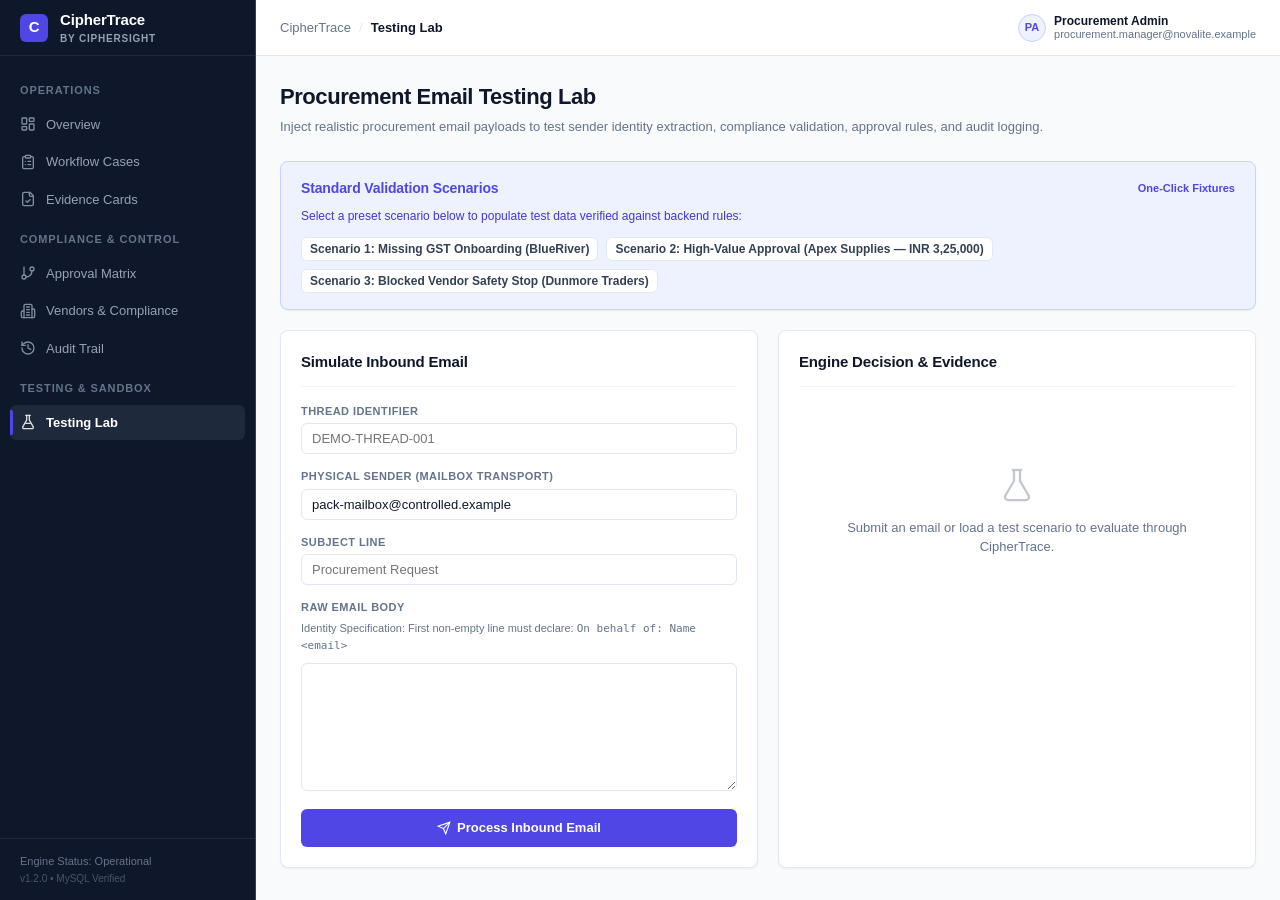
<file: test.html>
<!DOCTYPE html>
<html lang="en">
<head>
  <meta charset="UTF-8">
  <meta name="viewport" content="width=device-width, initial-scale=1.0">
  <title>CipherTrace - Testing Lab</title>
  <link rel="stylesheet" href="css/style.css">
</head>
<body>
  <div class="app-container">
    <aside class="app-sidebar" id="app-sidebar">
      <div class="sidebar-header">
        <div class="brand-wrapper">
          <div class="brand-logo-icon">C</div>
          <div class="brand-info">
            <span class="brand-title">CipherTrace</span>
            <span class="brand-subtitle">by CipherSight</span>
          </div>
        </div>
      </div>

      <nav class="sidebar-nav">
        <span class="nav-section-label">Operations</span>
        <a href="index.html">
          <svg class="nav-svg" viewBox="0 0 24 24" fill="none" stroke="currentColor" stroke-width="2" stroke-linecap="round" stroke-linejoin="round"><rect width="7" height="9" x="3" y="3" rx="1"/><rect width="7" height="5" x="14" y="3" rx="1"/><rect width="7" height="9" x="14" y="12" rx="1"/><rect width="7" height="5" x="3" y="16" rx="1"/></svg>
          <span>Overview</span>
        </a>
        <a href="cases.html">
          <svg class="nav-svg" viewBox="0 0 24 24" fill="none" stroke="currentColor" stroke-width="2" stroke-linecap="round" stroke-linejoin="round"><rect width="8" height="4" x="8" y="2" rx="1" ry="1"/><path d="M16 4h2a2 2 0 0 1 2 2v14a2 2 0 0 1-2 2H6a2 2 0 0 1-2-2V6a2 2 0 0 1 2-2h2"/><path d="M12 11h4"/><path d="M12 16h4"/><path d="M8 11h.01"/><path d="M8 16h.01"/></svg>
          <span>Workflow Cases</span>
        </a>
        <a href="evidence.html">
          <svg class="nav-svg" viewBox="0 0 24 24" fill="none" stroke="currentColor" stroke-width="2" stroke-linecap="round" stroke-linejoin="round"><path d="M15 2H6a2 2 0 0 0-2 2v16a2 2 0 0 0 2 2h12a2 2 0 0 0 2-2V7Z"/><path d="M14 2v4a2 2 0 0 0 2 2h4"/><path d="m9 15 2 2 4-4"/></svg>
          <span>Evidence Cards</span>
        </a>

        <span class="nav-section-label">Compliance & Control</span>
        <a href="settings.html">
          <svg class="nav-svg" viewBox="0 0 24 24" fill="none" stroke="currentColor" stroke-width="2" stroke-linecap="round" stroke-linejoin="round"><line x1="6" x2="6" y1="3" y2="15"/><circle cx="18" cy="6" r="3"/><circle cx="6" cy="18" r="3"/><path d="M18 9a9 9 0 0 1-9 9"/></svg>
          <span>Approval Matrix</span>
        </a>
        <a href="vendors.html">
          <svg class="nav-svg" viewBox="0 0 24 24" fill="none" stroke="currentColor" stroke-width="2" stroke-linecap="round" stroke-linejoin="round"><path d="M6 22V4a2 2 0 0 1 2-2h8a2 2 0 0 1 2 2v18Z"/><path d="M6 12H4a2 2 0 0 0-2 2v6a2 2 0 0 0 2 2h2"/><path d="M18 9h2a2 2 0 0 1 2 2v9a2 2 0 0 1-2 2h-2"/><path d="M10 6h4"/><path d="M10 10h4"/><path d="M10 14h4"/><path d="M10 18h4"/></svg>
          <span>Vendors & Compliance</span>
        </a>
        <a href="audit.html">
          <svg class="nav-svg" viewBox="0 0 24 24" fill="none" stroke="currentColor" stroke-width="2" stroke-linecap="round" stroke-linejoin="round"><path d="M3 12a9 9 0 1 0 9-9 9.75 9.75 0 0 0-6.74 2.74L3 8"/><path d="M3 3v5h5"/><path d="M12 7v5l4 2"/></svg>
          <span>Audit Trail</span>
        </a>

        <span class="nav-section-label">Testing & Sandbox</span>
        <a href="test.html" class="active" aria-current="page">
          <svg class="nav-svg" viewBox="0 0 24 24" fill="none" stroke="currentColor" stroke-width="2" stroke-linecap="round" stroke-linejoin="round"><path d="M10 2v7.31L4.1 19.34A2 2 0 0 0 5.76 22h12.48a2 2 0 0 0 1.66-2.66L14 9.31V2"/><line x1="8.5" x2="15.5" y1="2" y2="2"/><line x1="8.5" x2="15.5" y1="14" y2="14"/></svg>
          <span>Testing Lab</span>
        </a>
      </nav>

      <div class="sidebar-footer">
        <div>Engine Status: Operational</div>
        <div style="font-size: 0.625rem; color: #475569;">v1.2.0 • MySQL Verified</div>
      </div>
    </aside>

    <div class="app-main-wrapper">
      <header class="app-topbar">
        <div class="topbar-left">
          <button class="mobile-menu-toggle" id="menu-toggle" aria-label="Toggle Navigation">
            <svg width="18" height="18" viewBox="0 0 24 24" fill="none" stroke="currentColor" stroke-width="2" stroke-linecap="round" stroke-linejoin="round"><line x1="4" x2="20" y1="12" y2="12"/><line x1="4" x2="20" y1="6" y2="6"/><line x1="4" x2="20" y1="18" y2="18"/></svg>
          </button>
          <div class="topbar-breadcrumbs">
            <a href="index.html">CipherTrace</a>
            <span class="separator">/</span>
            <span class="current">Testing Lab</span>
          </div>
        </div>

        <div class="topbar-right">
          <div class="user-profile-badge">
            <div class="user-avatar">PA</div>
            <div class="user-details">
              <span class="user-name">Procurement Admin</span>
              <span class="user-role">procurement.manager@novalite.example</span>
            </div>
          </div>
        </div>
      </header>

      <main class="page-content">
        <div class="page-header">
          <h1 class="page-title">Procurement Email Testing Lab</h1>
          <p class="page-subtitle">Inject realistic procurement email payloads to test sender identity extraction, compliance validation, approval rules, and audit logging.</p>
        </div>

        <!-- Clean Test Fixtures Panel -->
        <div class="card" style="background-color: var(--primary-light); border-color: var(--primary-border); padding: 1rem 1.25rem;">
          <div style="margin-bottom: 0.5rem; display: flex; align-items: center; justify-content: space-between;">
            <h2 class="card-title" style="color: var(--primary); font-size: 0.875rem;">Standard Validation Scenarios</h2>
            <span style="font-size: 0.6875rem; color: var(--primary); font-weight: 600;">One-Click Fixtures</span>
          </div>
          <p style="font-size: 0.75rem; color: #4338ca; margin-bottom: 0.75rem;">Select a preset scenario below to populate test data verified against backend rules:</p>
          <div style="display: flex; gap: 0.5rem; flex-wrap: wrap;">
            <button type="button" id="btn-load-scenario-a" class="btn btn-secondary btn-sm">
              Scenario 1: Missing GST Onboarding (BlueRiver)
            </button>
            <button type="button" id="btn-load-scenario-b" class="btn btn-secondary btn-sm">
              Scenario 2: High-Value Approval (Apex Supplies — INR 3,25,000)
            </button>
            <button type="button" id="btn-load-scenario-c" class="btn btn-secondary btn-sm">
              Scenario 3: Blocked Vendor Safety Stop (Dunmore Traders)
            </button>
          </div>
        </div>

        <div style="display: grid; grid-template-columns: repeat(auto-fit, minmax(380px, 1fr)); gap: 1.25rem;">
          <!-- Intake Form -->
          <div class="card" style="margin-bottom: 0;">
            <div class="card-header">
              <h2 class="card-title">Simulate Inbound Email</h2>
            </div>
            <form id="intake-form" style="display: flex; flex-direction: column; gap: 0.875rem;">
              <div class="form-group">
                <label for="thread-id">Thread Identifier</label>
                <input type="text" id="thread-id" class="form-control" placeholder="DEMO-THREAD-001" required>
              </div>

              <div class="form-group">
                <label for="physical-sender">Physical Sender (Mailbox Transport)</label>
                <input type="email" id="physical-sender" class="form-control" value="pack-mailbox@controlled.example" required>
              </div>

              <div class="form-group">
                <label for="email-subject">Subject Line</label>
                <input type="text" id="email-subject" class="form-control" placeholder="Procurement Request" required>
              </div>

              <div class="form-group">
                <label for="email-body">Raw Email Body</label>
                <div style="font-size: 0.6875rem; color: var(--text-muted); margin-bottom: 0.25rem;">
                  Identity Specification: First non-empty line must declare: <code>On behalf of: Name &lt;email&gt;</code>
                </div>
                <textarea id="email-body" class="form-control" rows="8" style="font-family: monospace; font-size: 0.75rem; resize: vertical;" required></textarea>
              </div>

              <button type="submit" id="submit-btn" class="btn btn-primary" style="height: 38px; margin-top: 0.25rem;">
                <svg width="14" height="14" viewBox="0 0 24 24" fill="none" stroke="currentColor" stroke-width="2"><line x1="22" x2="11" y1="2" y2="13"/><polygon points="22 2 15 22 11 13 2 9 22 2"/></svg>
                <span>Process Inbound Email</span>
              </button>
            </form>
          </div>

          <!-- Live Result Output -->
          <div class="card" style="margin-bottom: 0;">
            <div class="card-header">
              <h2 class="card-title">Engine Decision & Evidence</h2>
            </div>
            
            <div id="result-empty" style="text-align: center; color: var(--text-muted); padding: 4rem 1rem;">
              <div style="margin-bottom: 0.5rem; opacity: 0.4;">
                <svg width="36" height="36" viewBox="0 0 24 24" fill="none" stroke="currentColor" stroke-width="1.5"><path d="M10 2v7.31L4.1 19.34A2 2 0 0 0 5.76 22h12.48a2 2 0 0 0 1.66-2.66L14 9.31V2"/><line x1="8.5" x2="15.5" y1="2" y2="2"/></svg>
              </div>
              <p style="font-size: 0.8125rem;">Submit an email or load a test scenario to evaluate through CipherTrace.</p>
            </div>

            <div id="result-container" style="display: none; flex-direction: column; gap: 0.875rem;">
              <div style="display: flex; align-items: center; justify-content: space-between; padding-bottom: 0.625rem; border-bottom: 1px solid var(--border);">
                <div>
                  <div style="font-size: 0.6875rem; color: var(--text-muted); text-transform: uppercase; font-weight: 700;">Case Reference</div>
                  <div id="res-case-id" style="font-size: 1.125rem; font-weight: 700; color: var(--primary); font-family: monospace;">—</div>
                </div>
                <div id="res-status-badge">—</div>
              </div>

              <div class="evidence-block">
                <div class="evidence-block-label">Extracted Real Sender</div>
                <div id="res-real-sender" class="evidence-block-value" style="font-weight: 600;">—</div>
              </div>

              <div class="evidence-block">
                <div class="evidence-block-label">Rule Triggered</div>
                <div id="res-rule" class="evidence-block-value"><span class="rule-tag">—</span></div>
              </div>

              <div class="evidence-block">
                <div class="evidence-block-label">Decision Reason</div>
                <div id="res-reason" class="evidence-block-value">—</div>
              </div>

              <div class="evidence-block">
                <div class="evidence-block-label">Next Action</div>
                <div id="res-next-action" class="evidence-block-value" style="color: var(--text-body);">—</div>
              </div>

              <a id="res-evidence-link" href="#" class="btn btn-primary" style="height: 38px; text-decoration: none;">
                <span>Open Evidence Card</span>
                <svg width="14" height="14" viewBox="0 0 24 24" fill="none" stroke="currentColor" stroke-width="2"><path d="M5 12h14"/><path d="m12 5 7 7-7 7"/></svg>
              </a>
            </div>
          </div>
        </div>
      </main>
    </div>
  </div>

  <div id="toast-container" class="toast-container"></div>

  <script src="js/app.js"></script>
  <script src="js/pages/test.js"></script>
</body>
</html>
</file>
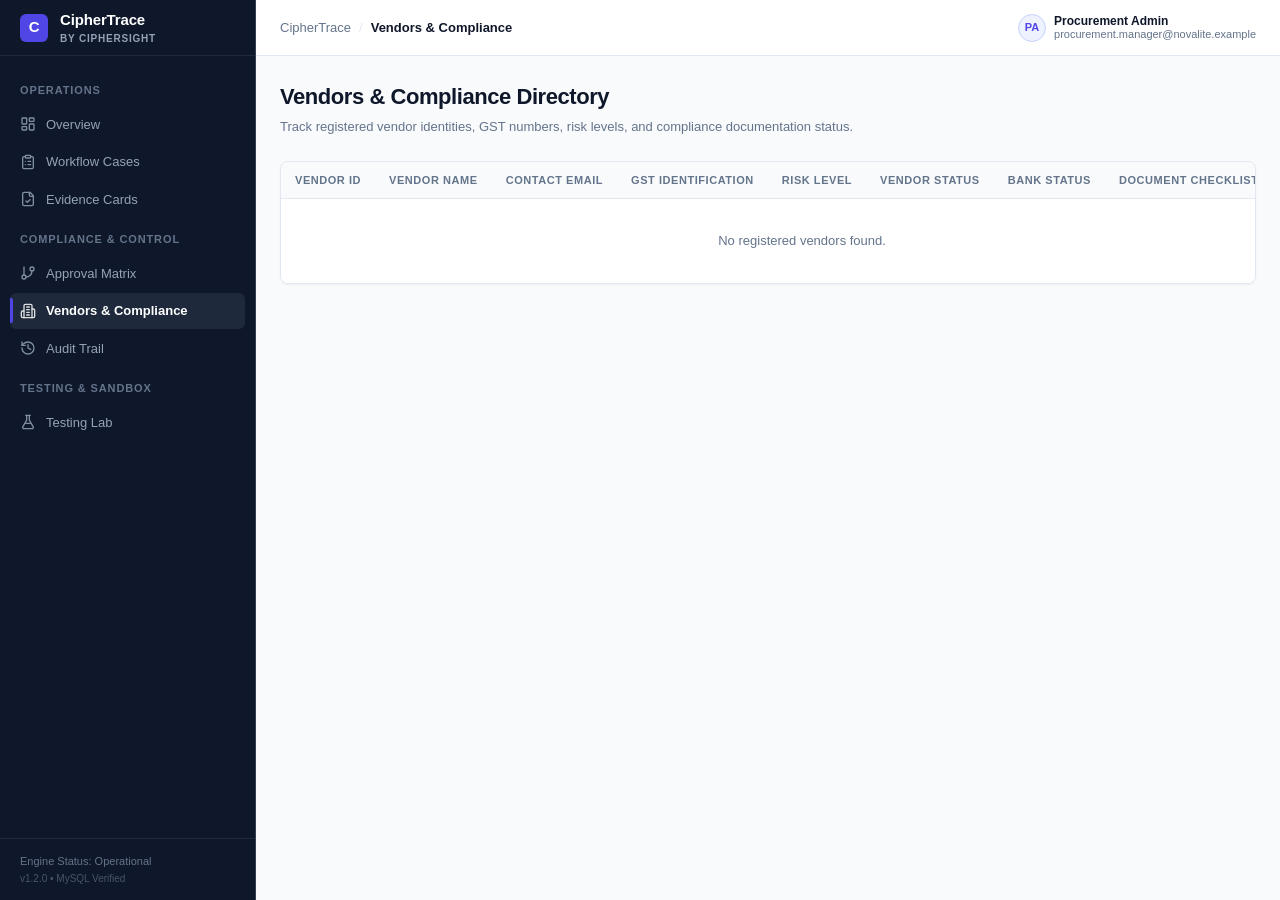
<file: vendors.html>
<!DOCTYPE html>
<html lang="en">
<head>
  <meta charset="UTF-8">
  <meta name="viewport" content="width=device-width, initial-scale=1.0">
  <title>CipherTrace - Vendors & Compliance</title>
  <link rel="stylesheet" href="css/style.css">
</head>
<body>
  <div class="app-container">
    <aside class="app-sidebar" id="app-sidebar">
      <div class="sidebar-header">
        <div class="brand-wrapper">
          <div class="brand-logo-icon">C</div>
          <div class="brand-info">
            <span class="brand-title">CipherTrace</span>
            <span class="brand-subtitle">by CipherSight</span>
          </div>
        </div>
      </div>

      <nav class="sidebar-nav">
        <span class="nav-section-label">Operations</span>
        <a href="index.html">
          <svg class="nav-svg" viewBox="0 0 24 24" fill="none" stroke="currentColor" stroke-width="2" stroke-linecap="round" stroke-linejoin="round"><rect width="7" height="9" x="3" y="3" rx="1"/><rect width="7" height="5" x="14" y="3" rx="1"/><rect width="7" height="9" x="14" y="12" rx="1"/><rect width="7" height="5" x="3" y="16" rx="1"/></svg>
          <span>Overview</span>
        </a>
        <a href="cases.html">
          <svg class="nav-svg" viewBox="0 0 24 24" fill="none" stroke="currentColor" stroke-width="2" stroke-linecap="round" stroke-linejoin="round"><rect width="8" height="4" x="8" y="2" rx="1" ry="1"/><path d="M16 4h2a2 2 0 0 1 2 2v14a2 2 0 0 1-2 2H6a2 2 0 0 1-2-2V6a2 2 0 0 1 2-2h2"/><path d="M12 11h4"/><path d="M12 16h4"/><path d="M8 11h.01"/><path d="M8 16h.01"/></svg>
          <span>Workflow Cases</span>
        </a>
        <a href="evidence.html">
          <svg class="nav-svg" viewBox="0 0 24 24" fill="none" stroke="currentColor" stroke-width="2" stroke-linecap="round" stroke-linejoin="round"><path d="M15 2H6a2 2 0 0 0-2 2v16a2 2 0 0 0 2 2h12a2 2 0 0 0 2-2V7Z"/><path d="M14 2v4a2 2 0 0 0 2 2h4"/><path d="m9 15 2 2 4-4"/></svg>
          <span>Evidence Cards</span>
        </a>

        <span class="nav-section-label">Compliance & Control</span>
        <a href="settings.html">
          <svg class="nav-svg" viewBox="0 0 24 24" fill="none" stroke="currentColor" stroke-width="2" stroke-linecap="round" stroke-linejoin="round"><line x1="6" x2="6" y1="3" y2="15"/><circle cx="18" cy="6" r="3"/><circle cx="6" cy="18" r="3"/><path d="M18 9a9 9 0 0 1-9 9"/></svg>
          <span>Approval Matrix</span>
        </a>
        <a href="vendors.html" class="active" aria-current="page">
          <svg class="nav-svg" viewBox="0 0 24 24" fill="none" stroke="currentColor" stroke-width="2" stroke-linecap="round" stroke-linejoin="round"><path d="M6 22V4a2 2 0 0 1 2-2h8a2 2 0 0 1 2 2v18Z"/><path d="M6 12H4a2 2 0 0 0-2 2v6a2 2 0 0 0 2 2h2"/><path d="M18 9h2a2 2 0 0 1 2 2v9a2 2 0 0 1-2 2h-2"/><path d="M10 6h4"/><path d="M10 10h4"/><path d="M10 14h4"/><path d="M10 18h4"/></svg>
          <span>Vendors & Compliance</span>
        </a>
        <a href="audit.html">
          <svg class="nav-svg" viewBox="0 0 24 24" fill="none" stroke="currentColor" stroke-width="2" stroke-linecap="round" stroke-linejoin="round"><path d="M3 12a9 9 0 1 0 9-9 9.75 9.75 0 0 0-6.74 2.74L3 8"/><path d="M3 3v5h5"/><path d="M12 7v5l4 2"/></svg>
          <span>Audit Trail</span>
        </a>

        <span class="nav-section-label">Testing & Sandbox</span>
        <a href="test.html">
          <svg class="nav-svg" viewBox="0 0 24 24" fill="none" stroke="currentColor" stroke-width="2" stroke-linecap="round" stroke-linejoin="round"><path d="M10 2v7.31L4.1 19.34A2 2 0 0 0 5.76 22h12.48a2 2 0 0 0 1.66-2.66L14 9.31V2"/><line x1="8.5" x2="15.5" y1="2" y2="2"/><line x1="8.5" x2="15.5" y1="14" y2="14"/></svg>
          <span>Testing Lab</span>
        </a>
      </nav>

      <div class="sidebar-footer">
        <div>Engine Status: Operational</div>
        <div style="font-size: 0.625rem; color: #475569;">v1.2.0 • MySQL Verified</div>
      </div>
    </aside>

    <div class="app-main-wrapper">
      <header class="app-topbar">
        <div class="topbar-left">
          <button class="mobile-menu-toggle" id="menu-toggle" aria-label="Toggle Navigation">
            <svg width="18" height="18" viewBox="0 0 24 24" fill="none" stroke="currentColor" stroke-width="2" stroke-linecap="round" stroke-linejoin="round"><line x1="4" x2="20" y1="12" y2="12"/><line x1="4" x2="20" y1="6" y2="6"/><line x1="4" x2="20" y1="18" y2="18"/></svg>
          </button>
          <div class="topbar-breadcrumbs">
            <a href="index.html">CipherTrace</a>
            <span class="separator">/</span>
            <span class="current">Vendors & Compliance</span>
          </div>
        </div>

        <div class="topbar-right">
          <div class="user-profile-badge">
            <div class="user-avatar">PA</div>
            <div class="user-details">
              <span class="user-name">Procurement Admin</span>
              <span class="user-role">procurement.manager@novalite.example</span>
            </div>
          </div>
        </div>
      </header>

      <main class="page-content">
        <div class="page-header">
          <h1 class="page-title">Vendors & Compliance Directory</h1>
          <p class="page-subtitle">Track registered vendor identities, GST numbers, risk levels, and compliance documentation status.</p>
        </div>

        <div class="table-container">
          <table>
            <thead>
              <tr>
                <th>Vendor ID</th>
                <th>Vendor Name</th>
                <th>Contact Email</th>
                <th>GST Identification</th>
                <th>Risk Level</th>
                <th>Vendor Status</th>
                <th>Bank Status</th>
                <th>Document Checklist Health</th>
              </tr>
            </thead>
            <tbody id="vendors-tbody">
              <tr>
                <td colspan="8" style="text-align: center; color: var(--text-muted); padding: 2rem;">Loading vendors directory...</td>
              </tr>
            </tbody>
          </table>
        </div>
      </main>
    </div>
  </div>

  <div id="toast-container" class="toast-container"></div>

  <script src="js/app.js"></script>
  <script>
    document.addEventListener('DOMContentLoaded', async () => {
      const menuToggle = document.getElementById('menu-toggle');
      const sidebar = document.getElementById('app-sidebar');
      if (menuToggle && sidebar) {
        menuToggle.addEventListener('click', () => sidebar.classList.toggle('open'));
      }

      try {
        const data = await apiFetch('api/vendors.php');
        const tbody = document.getElementById('vendors-tbody');
        tbody.innerHTML = '';

        if (!data.vendors || data.vendors.length === 0) {
          tbody.innerHTML = '<tr><td colspan="8" style="text-align:center; padding:2rem; color:var(--text-muted);">No registered vendors found.</td></tr>';
          return;
        }

        data.vendors.forEach(v => {
          const tr = document.createElement('tr');

          const tdId = document.createElement('td');
          tdId.className = 'case-id-cell';
          tdId.textContent = `V-${v.vendor_id}`;

          const tdName = document.createElement('td');
          tdName.style.fontWeight = '600';
          tdName.textContent = v.vendor_name;

          const tdEmail = document.createElement('td');
          tdEmail.style.color = 'var(--text-muted)';
          tdEmail.textContent = v.vendor_email;

          const tdGst = document.createElement('td');
          if (v.gst_id) {
            tdGst.innerHTML = `<span class="rule-tag">${v.gst_id}</span>`;
          } else {
            tdGst.innerHTML = '<span style="color:var(--text-muted); font-size:0.75rem;">Missing</span>';
          }

          const tdRisk = document.createElement('td');
          const riskColor = v.risk_level === 'High' ? 'badge-red' : (v.risk_level === 'Medium' ? 'badge-amber' : 'badge-green');
          tdRisk.innerHTML = `<span class="badge ${riskColor}">${v.risk_level} Risk</span>`;

          const tdStatus = document.createElement('td');
          const statusCol = v.vendor_status === 'Active' ? 'badge-green' : (v.vendor_status === 'Blocked' ? 'badge-red' : 'badge-amber');
          tdStatus.innerHTML = `<span class="badge ${statusCol}">${v.vendor_status}</span>`;

          const tdBank = document.createElement('td');
          tdBank.style.fontSize = '0.75rem';
          tdBank.textContent = v.bank_verification_status || 'Pending';

          const tdDocs = document.createElement('td');
          if (v.documents && v.documents.length > 0) {
            const pills = v.documents.map(d => {
              const bg = d.verification_status === 'Verified' ? 'badge-green' : (d.verification_status === 'Expired' ? 'badge-red' : 'badge-amber');
              return `<span class="badge ${bg}" style="margin: 2px; font-size: 0.625rem;">${d.document_type}: ${d.verification_status}</span>`;
            }).join(' ');
            tdDocs.innerHTML = pills;
          } else {
            tdDocs.innerHTML = '<span style="color:var(--text-muted); font-size:0.75rem;">No documents attached</span>';
          }

          tr.append(tdId, tdName, tdEmail, tdGst, tdRisk, tdStatus, tdBank, tdDocs);
          tbody.appendChild(tr);
        });
      } catch (err) {
        console.error('Vendors fetch error:', err);
        showToast('Failed to load vendors', 'error');
      }
    });
  </script>
</body>
</html>
</file>
<file: css/style.css>
/* ==========================================================================
   CipherTrace (by CipherSight) - Enterprise Design System
   Linear & Stripe Information Architecture Specification
   WCAG 2.2 AA Compliant • Zero Artificial Gradients • Clean SVG Iconography
   ========================================================================== */

:root {
  /* Surface & Brand Tokens */
  --sidebar-bg: #0f172a;        /* Slate 900 */
  --sidebar-hover: #1e293b;     /* Slate 800 */
  --sidebar-border: #334155;    /* Slate 700 */
  --sidebar-text: #94a3b8;      /* Slate 400 */
  --sidebar-text-active: #ffffff;
  --sidebar-active-indicator: #4f46e5; /* Indigo 600 */

  --primary: #4f46e5;           /* Indigo 600 */
  --primary-hover: #4338ca;     /* Indigo 700 */
  --primary-light: #eef2ff;     /* Indigo 50 */
  --primary-text: #ffffff;
  --primary-border: #c7d2fe;    /* Indigo 200 */

  --bg-page: #f8fafc;           /* Slate 50 */
  --bg-surface: #ffffff;
  --border: #e2e8f0;            /* Slate 200 */
  --border-light: #f1f5f9;      /* Slate 100 */

  --text-main: #0f172a;         /* Slate 900 */
  --text-body: #334155;         /* Slate 700 */
  --text-muted: #64748b;        /* Slate 500 */
  --text-light: #94a3b8;        /* Slate 400 */

  /* Semantic Status Tokens */
  --success-bg: #ecfdf5;        /* Emerald 50 */
  --success-border: #a7f3d0;    /* Emerald 200 */
  --success-text: #065f46;      /* Emerald 800 */
  --success-dot: #10b981;       /* Emerald 500 */

  --warning-bg: #fffbeb;        /* Amber 50 */
  --warning-border: #fde68a;    /* Amber 200 */
  --warning-text: #92400e;      /* Amber 800 */
  --warning-dot: #f59e0b;       /* Amber 500 */

  --info-bg: #eff6ff;           /* Blue 50 */
  --info-border: #bfdbfe;       /* Blue 200 */
  --info-text: #1e40af;         /* Blue 800 */
  --info-dot: #3b82f6;          /* Blue 500 */

  --danger-bg: #fef2f2;         /* Rose 50 */
  --danger-border: #fecaca;     /* Rose 200 */
  --danger-text: #991b1b;       /* Rose 800 */
  --danger-dot: #ef4444;        /* Rose 500 */

  --neutral-bg: #f1f5f9;        /* Slate 100 */
  --neutral-border: #cbd5e1;    /* Slate 300 */
  --neutral-text: #475569;      /* Slate 600 */

  /* Precision Elevation */
  --shadow-xs: 0 1px 2px rgba(15, 23, 42, 0.05);
  --shadow-sm: 0 1px 3px rgba(15, 23, 42, 0.06), 0 1px 2px rgba(15, 23, 42, 0.04);
  --shadow-md: 0 4px 6px -1px rgba(15, 23, 42, 0.07), 0 2px 4px -1px rgba(15, 23, 42, 0.04);
  --shadow-lg: 0 10px 15px -3px rgba(15, 23, 42, 0.08), 0 4px 6px -2px rgba(15, 23, 42, 0.04);

  --radius-sm: 4px;
  --radius-md: 6px;
  --radius-lg: 8px;
  --radius-full: 9999px;

  --sidebar-width: 256px;
  --topbar-height: 56px;
}

/* Base Reset */
*, *::before, *::after {
  box-sizing: border-box;
  margin: 0;
  padding: 0;
}

body {
  font-family: -apple-system, BlinkMacSystemFont, "Inter", "Segoe UI", Roboto, Helvetica, Arial, sans-serif;
  background-color: var(--bg-page);
  color: var(--text-main);
  line-height: 1.5;
  -webkit-font-smoothing: antialiased;
  min-height: 100vh;
  display: flex;
}

/* Focus Accessibility */
:focus-visible {
  outline: 2px solid var(--primary);
  outline-offset: 2px;
}

/* ==========================================================================
   Shell Layout
   ========================================================================== */

.app-container {
  display: flex;
  width: 100%;
  min-height: 100vh;
}

/* Sidebar */
aside.app-sidebar {
  width: var(--sidebar-width);
  background-color: var(--sidebar-bg);
  color: var(--sidebar-text);
  flex-shrink: 0;
  display: flex;
  flex-direction: column;
  border-right: 1px solid var(--sidebar-border);
  position: fixed;
  top: 0;
  bottom: 0;
  left: 0;
  z-index: 50;
  transition: transform 0.2s ease;
}

.sidebar-header {
  height: var(--topbar-height);
  padding: 0 1.25rem;
  display: flex;
  align-items: center;
  border-bottom: 1px solid rgba(255, 255, 255, 0.08);
}

.brand-wrapper {
  display: flex;
  align-items: center;
  gap: 0.75rem;
}

.brand-logo-icon {
  width: 28px;
  height: 28px;
  background-color: var(--primary);
  border-radius: var(--radius-md);
  display: flex;
  align-items: center;
  justify-content: center;
  color: #ffffff;
  font-weight: 700;
  font-size: 0.9375rem;
  letter-spacing: -0.02em;
}

.brand-info {
  display: flex;
  flex-direction: column;
}

.brand-title {
  font-size: 0.9375rem;
  font-weight: 700;
  color: #ffffff;
  letter-spacing: -0.01em;
}

.brand-subtitle {
  font-size: 0.625rem;
  color: var(--sidebar-text);
  text-transform: uppercase;
  letter-spacing: 0.08em;
  font-weight: 600;
}

/* Sidebar Navigation */
.sidebar-nav {
  padding: 0.875rem 0.625rem;
  flex: 1;
  overflow-y: auto;
  display: flex;
  flex-direction: column;
  gap: 0.125rem;
}

.nav-section-label {
  font-size: 0.6875rem;
  font-weight: 700;
  text-transform: uppercase;
  color: #64748b;
  letter-spacing: 0.08em;
  padding: 0.75rem 0.625rem 0.375rem 0.625rem;
}

.sidebar-nav a {
  display: flex;
  align-items: center;
  gap: 0.625rem;
  padding: 0.5rem 0.625rem;
  border-radius: var(--radius-md);
  color: var(--sidebar-text);
  text-decoration: none;
  font-size: 0.8125rem;
  font-weight: 500;
  transition: background-color 0.12s ease, color 0.12s ease;
  position: relative;
}

.sidebar-nav a .nav-svg {
  width: 16px;
  height: 16px;
  flex-shrink: 0;
  color: inherit;
  opacity: 0.85;
}

.sidebar-nav a:hover {
  background-color: var(--sidebar-hover);
  color: #ffffff;
}

.sidebar-nav a.active {
  background-color: var(--sidebar-hover);
  color: var(--sidebar-text-active);
  font-weight: 600;
}

.sidebar-nav a.active::before {
  content: "";
  position: absolute;
  left: 0;
  top: 15%;
  bottom: 15%;
  width: 3px;
  background-color: var(--sidebar-active-indicator);
  border-radius: 0 2px 2px 0;
}

.sidebar-footer {
  padding: 0.875rem 1.25rem;
  border-top: 1px solid rgba(255, 255, 255, 0.08);
  font-size: 0.6875rem;
  color: #64748b;
  display: flex;
  flex-direction: column;
  gap: 0.125rem;
}

/* Main Content Area */
.app-main-wrapper {
  margin-left: var(--sidebar-width);
  flex: 1;
  display: flex;
  flex-direction: column;
  min-width: 0;
}

/* Topbar Header */
header.app-topbar {
  height: var(--topbar-height);
  background-color: var(--bg-surface);
  border-bottom: 1px solid var(--border);
  display: flex;
  align-items: center;
  justify-content: space-between;
  padding: 0 1.5rem;
  position: sticky;
  top: 0;
  z-index: 40;
}

.topbar-left {
  display: flex;
  align-items: center;
  gap: 0.75rem;
}

.mobile-menu-toggle {
  display: none;
  background: none;
  border: 1px solid var(--border);
  border-radius: var(--radius-sm);
  padding: 0.25rem 0.375rem;
  cursor: pointer;
  color: var(--text-main);
}

.topbar-breadcrumbs {
  display: flex;
  align-items: center;
  gap: 0.5rem;
  font-size: 0.8125rem;
  color: var(--text-muted);
}

.topbar-breadcrumbs a {
  color: var(--text-muted);
  text-decoration: none;
}
.topbar-breadcrumbs a:hover {
  color: var(--text-main);
}
.topbar-breadcrumbs .separator {
  color: var(--border);
}
.topbar-breadcrumbs .current {
  color: var(--text-main);
  font-weight: 600;
}

.topbar-right {
  display: flex;
  align-items: center;
  gap: 1rem;
}

.user-profile-badge {
  display: flex;
  align-items: center;
  gap: 0.5rem;
  font-size: 0.8125rem;
}

.user-avatar {
  width: 28px;
  height: 28px;
  background-color: var(--primary-light);
  color: var(--primary);
  border-radius: var(--radius-full);
  display: flex;
  align-items: center;
  justify-content: center;
  font-weight: 700;
  font-size: 0.6875rem;
  border: 1px solid var(--primary-border);
}

.user-details {
  display: flex;
  flex-direction: column;
  line-height: 1.2;
}
.user-name {
  font-weight: 600;
  color: var(--text-main);
  font-size: 0.75rem;
}
.user-role {
  font-size: 0.6875rem;
  color: var(--text-muted);
}

/* Page Container */
main.page-content {
  padding: 1.5rem;
  max-width: 1360px;
  width: 100%;
  margin: 0 auto;
}

.page-header {
  margin-bottom: 1.5rem;
}

.page-title {
  font-size: 1.375rem;
  font-weight: 700;
  letter-spacing: -0.02em;
  color: var(--text-main);
  margin-bottom: 0.25rem;
}

.page-subtitle {
  font-size: 0.8125rem;
  color: var(--text-muted);
}

/* ==========================================================================
   Stat Cards Grid (Linear Architecture)
   ========================================================================== */

.stat-cards-grid {
  display: grid;
  grid-template-columns: repeat(auto-fit, minmax(200px, 1fr));
  gap: 0.875rem;
  margin-bottom: 1.5rem;
}

.stat-card {
  background-color: var(--bg-surface);
  border: 1px solid var(--border);
  border-radius: var(--radius-lg);
  padding: 1.125rem;
  box-shadow: var(--shadow-xs);
  display: flex;
  flex-direction: column;
  transition: border-color 0.15s ease;
}

.stat-card:hover {
  border-color: #cbd5e1;
}

.stat-card-header {
  display: flex;
  align-items: center;
  justify-content: space-between;
  margin-bottom: 0.375rem;
}

.stat-card-label {
  font-size: 0.75rem;
  font-weight: 600;
  color: var(--text-muted);
  text-transform: uppercase;
  letter-spacing: 0.04em;
}

.stat-card-badge {
  width: 24px;
  height: 24px;
  border-radius: var(--radius-md);
  display: flex;
  align-items: center;
  justify-content: center;
}

.stat-card-badge svg {
  width: 14px;
  height: 14px;
}

.stat-card-value {
  font-size: 1.625rem;
  font-weight: 700;
  color: var(--text-main);
  line-height: 1.1;
  margin-bottom: 0.25rem;
  font-variant-numeric: tabular-nums;
}

.stat-card-subtext {
  font-size: 0.6875rem;
  color: var(--text-muted);
}

.stat-card.variant-total .stat-card-badge { background-color: var(--primary-light); color: var(--primary); }
.stat-card.variant-warning .stat-card-badge { background-color: var(--warning-bg); color: var(--warning-text); }
.stat-card.variant-info .stat-card-badge { background-color: var(--info-bg); color: var(--info-text); }
.stat-card.variant-danger .stat-card-badge { background-color: var(--danger-bg); color: var(--danger-text); }
.stat-card.variant-success .stat-card-badge { background-color: var(--success-bg); color: var(--success-text); }

/* ==========================================================================
   Cards & Layout
   ========================================================================== */

.card {
  background-color: var(--bg-surface);
  border: 1px solid var(--border);
  border-radius: var(--radius-lg);
  padding: 1.25rem;
  box-shadow: var(--shadow-xs);
  margin-bottom: 1.25rem;
}

.card-header {
  display: flex;
  align-items: center;
  justify-content: space-between;
  margin-bottom: 1rem;
  padding-bottom: 0.75rem;
  border-bottom: 1px solid var(--border-light);
}

.card-title {
  font-size: 0.9375rem;
  font-weight: 700;
  color: var(--text-main);
  letter-spacing: -0.01em;
}

/* ==========================================================================
   Status Badges (Pills)
   ========================================================================== */

.badge {
  display: inline-flex;
  align-items: center;
  gap: 0.375rem;
  padding: 0.2rem 0.5rem;
  border-radius: var(--radius-sm);
  font-size: 0.6875rem;
  font-weight: 600;
  letter-spacing: 0.02em;
  white-space: nowrap;
}

.badge::before {
  content: "";
  display: inline-block;
  width: 5px;
  height: 5px;
  border-radius: var(--radius-full);
}

.badge-green, .badge-success {
  background-color: var(--success-bg);
  border: 1px solid var(--success-border);
  color: var(--success-text);
}
.badge-green::before, .badge-success::before { background-color: var(--success-dot); }

.badge-amber, .badge-warning {
  background-color: var(--warning-bg);
  border: 1px solid var(--warning-border);
  color: var(--warning-text);
}
.badge-amber::before, .badge-warning::before { background-color: var(--warning-dot); }

.badge-blue, .badge-info {
  background-color: var(--info-bg);
  border: 1px solid var(--info-border);
  color: var(--info-text);
}
.badge-blue::before, .badge-info::before { background-color: var(--info-dot); }

.badge-red, .badge-danger {
  background-color: var(--danger-bg);
  border: 1px solid var(--danger-border);
  color: var(--danger-text);
}
.badge-red::before, .badge-danger::before { background-color: var(--danger-dot); }

.badge-gray, .badge-neutral {
  background-color: var(--neutral-bg);
  border: 1px solid var(--neutral-border);
  color: var(--neutral-text);
}
.badge-gray::before, .badge-neutral::before { background-color: var(--text-muted); }

/* ==========================================================================
   Filters & Forms
   ========================================================================== */

.filters-bar {
  background-color: var(--bg-surface);
  border: 1px solid var(--border);
  border-radius: var(--radius-lg);
  padding: 0.875rem 1rem;
  display: flex;
  align-items: flex-end;
  gap: 0.75rem;
  flex-wrap: wrap;
  margin-bottom: 1.25rem;
  box-shadow: var(--shadow-xs);
}

.form-group {
  display: flex;
  flex-direction: column;
  gap: 0.25rem;
}

.form-group label {
  font-size: 0.6875rem;
  font-weight: 600;
  color: var(--text-muted);
  text-transform: uppercase;
  letter-spacing: 0.04em;
}

.form-control, .input-text, select {
  font-family: inherit;
  font-size: 0.8125rem;
  padding: 0.4375rem 0.625rem;
  border: 1px solid var(--border);
  border-radius: var(--radius-md);
  background-color: #ffffff;
  color: var(--text-main);
  outline: none;
  transition: border-color 0.15s ease, box-shadow 0.15s ease;
  min-width: 160px;
}

.form-control:focus, .input-text:focus, select:focus {
  border-color: var(--primary);
  box-shadow: 0 0 0 2px rgba(79, 70, 229, 0.15);
}

.search-group {
  flex: 1;
  min-width: 240px;
}

/* Buttons */
.btn {
  display: inline-flex;
  align-items: center;
  justify-content: center;
  gap: 0.375rem;
  padding: 0.4375rem 0.75rem;
  font-size: 0.8125rem;
  font-weight: 600;
  border-radius: var(--radius-md);
  border: 1px solid transparent;
  cursor: pointer;
  text-decoration: none;
  transition: all 0.12s ease;
  line-height: 1.2;
}

.btn svg {
  width: 14px;
  height: 14px;
  flex-shrink: 0;
}

.btn-primary {
  background-color: var(--primary);
  color: var(--primary-text);
}
.btn-primary:hover {
  background-color: var(--primary-hover);
}

.btn-secondary {
  background-color: #ffffff;
  border-color: var(--border);
  color: var(--text-body);
}
.btn-secondary:hover {
  background-color: var(--bg-page);
  border-color: #cbd5e1;
}

.btn-success {
  background-color: #059669;
  color: #ffffff;
}
.btn-success:hover { background-color: #047857; }

.btn-danger {
  background-color: #dc2626;
  color: #ffffff;
}
.btn-danger:hover { background-color: #b91c1c; }

.btn-sm {
  padding: 0.25rem 0.5rem;
  font-size: 0.75rem;
}

/* ==========================================================================
   Data Table
   ========================================================================== */

.table-container {
  background-color: var(--bg-surface);
  border: 1px solid var(--border);
  border-radius: var(--radius-lg);
  overflow-x: auto;
  box-shadow: var(--shadow-xs);
  margin-bottom: 1.25rem;
}

table {
  width: 100%;
  border-collapse: collapse;
  text-align: left;
  font-size: 0.8125rem;
}

th {
  background-color: #f8fafc;
  padding: 0.625rem 0.875rem;
  font-size: 0.6875rem;
  font-weight: 600;
  text-transform: uppercase;
  letter-spacing: 0.05em;
  color: var(--text-muted);
  border-bottom: 1px solid var(--border);
  white-space: nowrap;
}

td {
  padding: 0.75rem 0.875rem;
  border-bottom: 1px solid var(--border-light);
  color: var(--text-body);
  vertical-align: middle;
}

tr:last-child td {
  border-bottom: none;
}

tbody tr:hover {
  background-color: #f8fafc;
}

.case-id-cell {
  font-family: ui-monospace, SFMono-Regular, Menlo, Monaco, Consolas, monospace;
  font-weight: 600;
  color: var(--primary);
  font-size: 0.75rem;
}

/* ==========================================================================
   Evidence Card (Screen C)
   ========================================================================== */

.evidence-hero-banner {
  background-color: var(--sidebar-bg);
  border: 1px solid var(--sidebar-border);
  color: #ffffff;
  border-radius: var(--radius-lg);
  padding: 1.5rem 1.75rem;
  margin-bottom: 1.5rem;
  box-shadow: var(--shadow-sm);
}

.evidence-hero-top {
  display: flex;
  align-items: center;
  justify-content: space-between;
  flex-wrap: wrap;
  gap: 1rem;
  margin-bottom: 0.75rem;
}

.evidence-id-label {
  font-size: 0.6875rem;
  text-transform: uppercase;
  letter-spacing: 0.08em;
  color: #94a3b8;
  font-weight: 600;
}

.evidence-hero-title {
  font-size: 1.375rem;
  font-weight: 700;
  letter-spacing: -0.02em;
}

.evidence-hero-meta {
  display: flex;
  gap: 2rem;
  flex-wrap: wrap;
  font-size: 0.75rem;
  color: #cbd5e1;
  margin-top: 1rem;
  padding-top: 1rem;
  border-top: 1px solid rgba(255, 255, 255, 0.1);
}

.evidence-section-grid {
  display: grid;
  grid-template-columns: repeat(auto-fit, minmax(280px, 1fr));
  gap: 1rem;
  margin-bottom: 1.5rem;
}

.evidence-block {
  background-color: var(--bg-surface);
  border: 1px solid var(--border);
  border-radius: var(--radius-lg);
  padding: 1rem 1.125rem;
  box-shadow: var(--shadow-xs);
}

.evidence-block-label {
  font-size: 0.6875rem;
  text-transform: uppercase;
  font-weight: 700;
  letter-spacing: 0.04em;
  color: var(--text-muted);
  margin-bottom: 0.375rem;
  display: flex;
  align-items: center;
  gap: 0.375rem;
}

.evidence-block-value {
  font-size: 0.875rem;
  color: var(--text-main);
  line-height: 1.45;
}

.rule-tag {
  display: inline-block;
  font-family: ui-monospace, SFMono-Regular, monospace;
  font-size: 0.75rem;
  font-weight: 600;
  background-color: var(--neutral-bg);
  border: 1px solid var(--neutral-border);
  padding: 0.125rem 0.375rem;
  border-radius: var(--radius-sm);
  color: var(--text-main);
}

/* Document Checklist */
.checklist-group {
  display: flex;
  flex-direction: column;
  gap: 0.5rem;
}

.checklist-item {
  display: flex;
  align-items: center;
  justify-content: space-between;
  padding: 0.625rem 0.875rem;
  border: 1px solid var(--border-light);
  border-radius: var(--radius-md);
  background-color: #ffffff;
}

.checklist-doc-name {
  font-weight: 600;
  font-size: 0.8125rem;
}

/* Timeline */
.timeline {
  display: flex;
  flex-direction: column;
  gap: 0.875rem;
  position: relative;
  padding-left: 1.25rem;
}

.timeline::before {
  content: "";
  position: absolute;
  left: 5px;
  top: 6px;
  bottom: 6px;
  width: 2px;
  background-color: var(--border);
}

.timeline-item {
  position: relative;
  display: flex;
  flex-direction: column;
  gap: 0.25rem;
}

.timeline-item::before {
  content: "";
  position: absolute;
  left: -1.25rem;
  top: 5px;
  width: 8px;
  height: 8px;
  border-radius: 50%;
  background-color: var(--primary);
  border: 2px solid #ffffff;
  box-shadow: 0 0 0 1px var(--border);
}

.timeline-header {
  display: flex;
  align-items: center;
  gap: 0.5rem;
  font-size: 0.75rem;
}

.timeline-action {
  font-weight: 700;
  color: var(--text-main);
}

.timeline-actor {
  color: var(--text-muted);
}

.timeline-date {
  color: var(--text-light);
  font-size: 0.6875rem;
}

.timeline-reason {
  font-size: 0.75rem;
  color: var(--text-body);
  background-color: var(--bg-page);
  padding: 0.375rem 0.625rem;
  border-radius: var(--radius-sm);
  border-left: 2px solid var(--border);
}

/* Toast */
.toast-container {
  position: fixed;
  bottom: 1.25rem;
  right: 1.25rem;
  display: flex;
  flex-direction: column;
  gap: 0.5rem;
  z-index: 110;
}

.toast {
  background-color: var(--sidebar-bg);
  border: 1px solid var(--sidebar-border);
  color: #ffffff;
  padding: 0.625rem 1rem;
  border-radius: var(--radius-md);
  font-size: 0.8125rem;
  box-shadow: var(--shadow-md);
  display: flex;
  align-items: center;
  justify-content: space-between;
  gap: 0.75rem;
}

/* ==========================================================================
   Responsive Adaptations
   ========================================================================== */

@media (max-width: 900px) {
  aside.app-sidebar {
    transform: translateX(-100%);
  }

  aside.app-sidebar.open {
    transform: translateX(0);
  }

  .app-main-wrapper {
    margin-left: 0;
  }

  .mobile-menu-toggle {
    display: inline-flex;
  }
}

@media (max-width: 640px) {
  main.page-content {
    padding: 1rem 0.75rem;
  }

  .filters-bar {
    flex-direction: column;
    align-items: stretch;
  }

  .evidence-section-grid {
    grid-template-columns: 1fr;
  }
}
</file>
